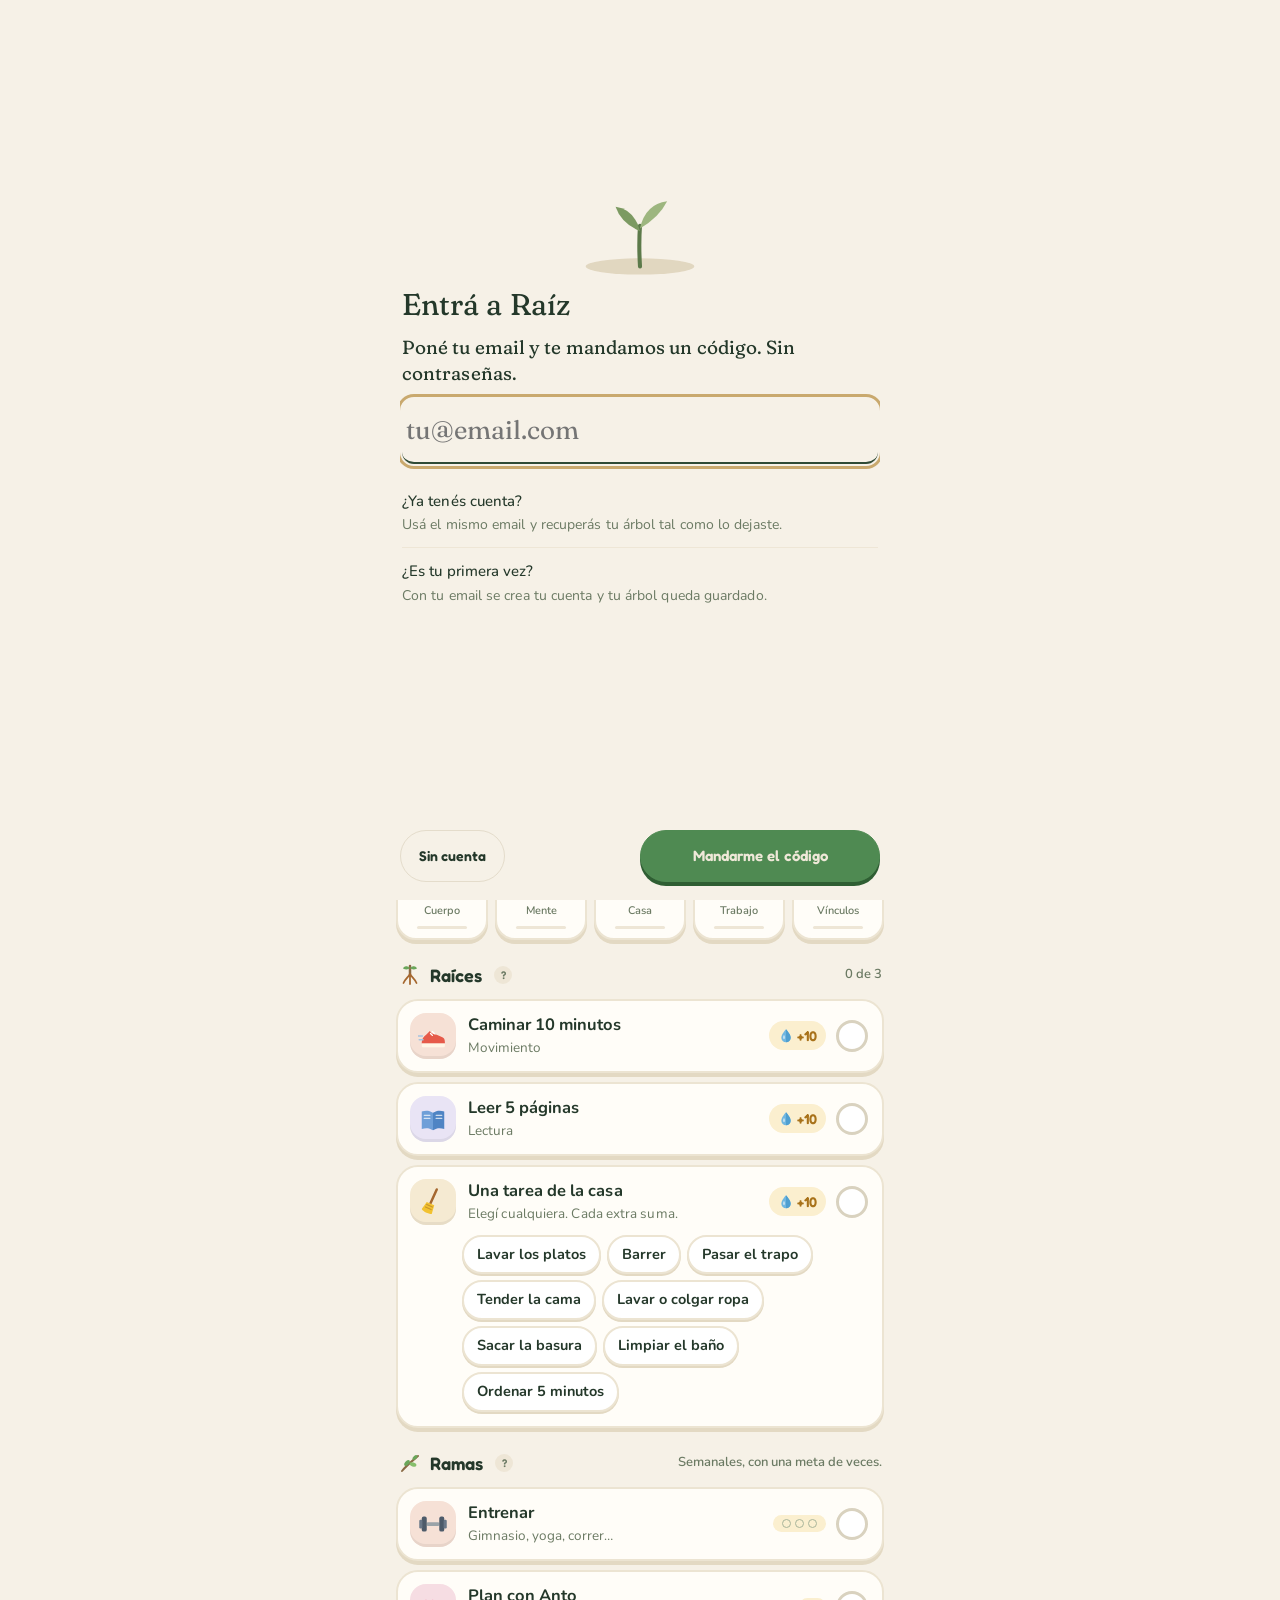
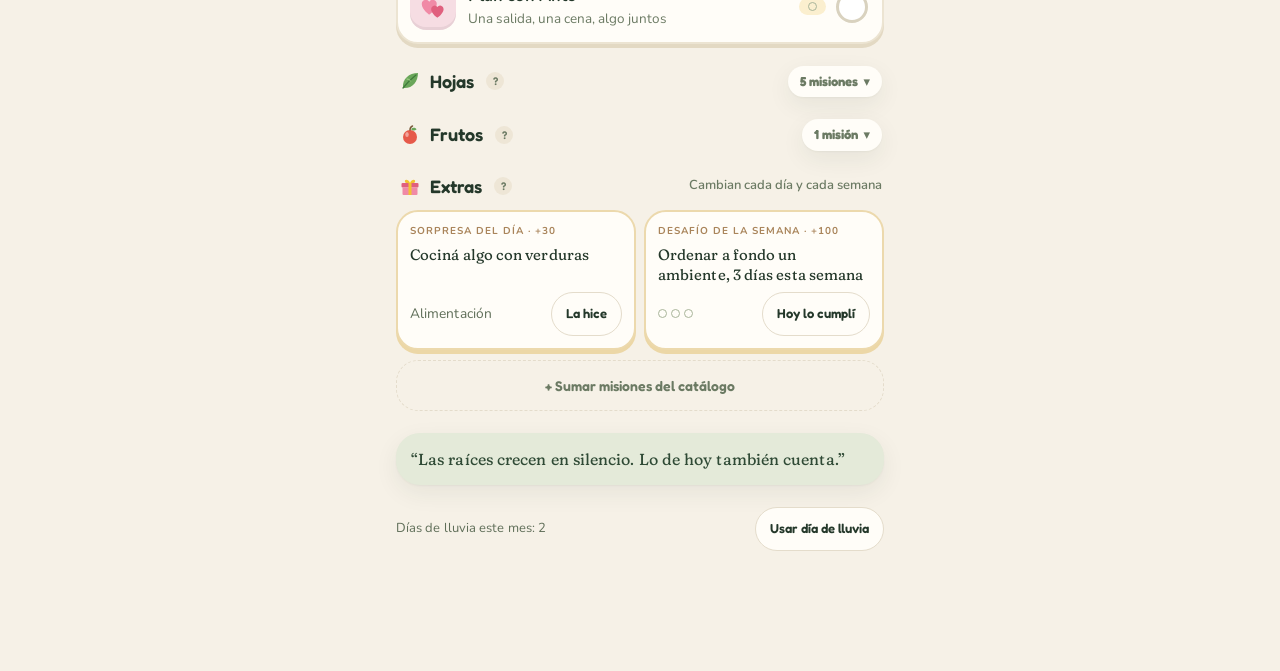
<file: index.html>
<!doctype html>
<html lang="es">
<head>
  <meta charset="utf-8">
  <meta name="viewport" content="width=device-width, initial-scale=1, viewport-fit=cover">
  <title>Raíz</title>
  <meta name="description" content="Tu vida es un árbol. Cada hábito le da savia.">
  <meta name="theme-color" content="#f6f1e7">
  <meta name="apple-mobile-web-app-capable" content="yes">
  <meta name="mobile-web-app-capable" content="yes">
  <meta name="apple-mobile-web-app-status-bar-style" content="default">
  <meta name="apple-mobile-web-app-title" content="Raíz">
  <link rel="manifest" href="manifest.webmanifest">
  <link rel="icon" href="icons/icon.svg" type="image/svg+xml">
  <link rel="apple-touch-icon" href="icons/icon-180.png">
  <link rel="preconnect" href="https://fonts.googleapis.com">
  <link rel="preconnect" href="https://fonts.gstatic.com" crossorigin>
  <link href="https://fonts.googleapis.com/css2?family=Fraunces:ital,opsz,wght,SOFT@0,9..144,400,100;0,9..144,600,100;1,9..144,400,100&family=Nunito:wght@400;500;600;700&family=Fredoka:wght@500;600;700&display=swap" rel="stylesheet">
  <script>
    // Tamaño de letra elegido en Ajustes (se aplica antes de pintar para que no salte).
    try { document.documentElement.dataset.letra = localStorage.getItem('raiz:letra') || 'normal'; } catch (e) {}
  </script>
  <link rel="stylesheet" href="styles.css">
</head>
<body>
  <main id="view"></main>

  <nav class="tabs" aria-label="Secciones">
    <button data-tab="hoy" class="on"><svg viewBox="0 0 24 24"><path d="M12 21V11M12 11c0-4 3-7 7-7 0 4-3 7-7 7zM12 14c0-3-2.5-5.5-6-5.5 0 3.5 2.5 5.5 6 5.5z"/></svg>Hoy</button>
    <button data-tab="arbol"><svg viewBox="0 0 24 24"><path d="M12 21v-6M7 15h10l-5-11z"/></svg>Árbol</button>
    <button data-tab="bosque"><svg viewBox="0 0 24 24"><path d="M7 20v-4M17 20v-6M7 16l-4 0 4-8 4 8zM17 14h-5l5-10 5 10z"/></svg>Bosque</button>
    <button data-tab="premios"><svg viewBox="0 0 24 24"><path d="M4 10h16v10H4zM2 6h20v4H2zM12 6v14M12 6C10 2 6 3 8 6M12 6c2-4 6-3 4 0"/></svg>Premios</button>
    <button data-tab="ajustes"><svg viewBox="0 0 24 24"><circle cx="12" cy="12" r="3"/><path d="M12 2v3M12 19v3M2 12h3M19 12h3M4.9 4.9l2.1 2.1M17 17l2.1 2.1M4.9 19.1L7 17M17 7l2.1-2.1"/></svg>Ajustes</button>
  </nav>

  <div id="toasts" aria-live="polite"></div>
  <dialog id="sheet"></dialog>

  <script src="js/defs.js"></script>
  <script src="js/data.js"></script>
  <script src="js/frases.js"></script>
  <script src="js/tree.js"></script>
  <script src="js/sonido.js"></script>
  <script src="js/catalogo.js"></script>
  <script src="js/progresion.js"></script>
  <script src="js/iconos.js"></script>
  <script src="js/diseno.js"></script>
  <script src="js/zoom.js"></script>
  <script src="js/arbolvivo.js"></script>
  <script src="js/bosque.js"></script>
  <script src="js/jardin.js"></script>
  <script src="js/juego.js"></script>
  <script src="js/app.js"></script>
  <script src="js/nube.js"></script>
  <script src="js/avisos.js"></script>
  <script src="js/intro.js"></script>
  <script src="js/instalar.js"></script>
</body>
</html>
</file>
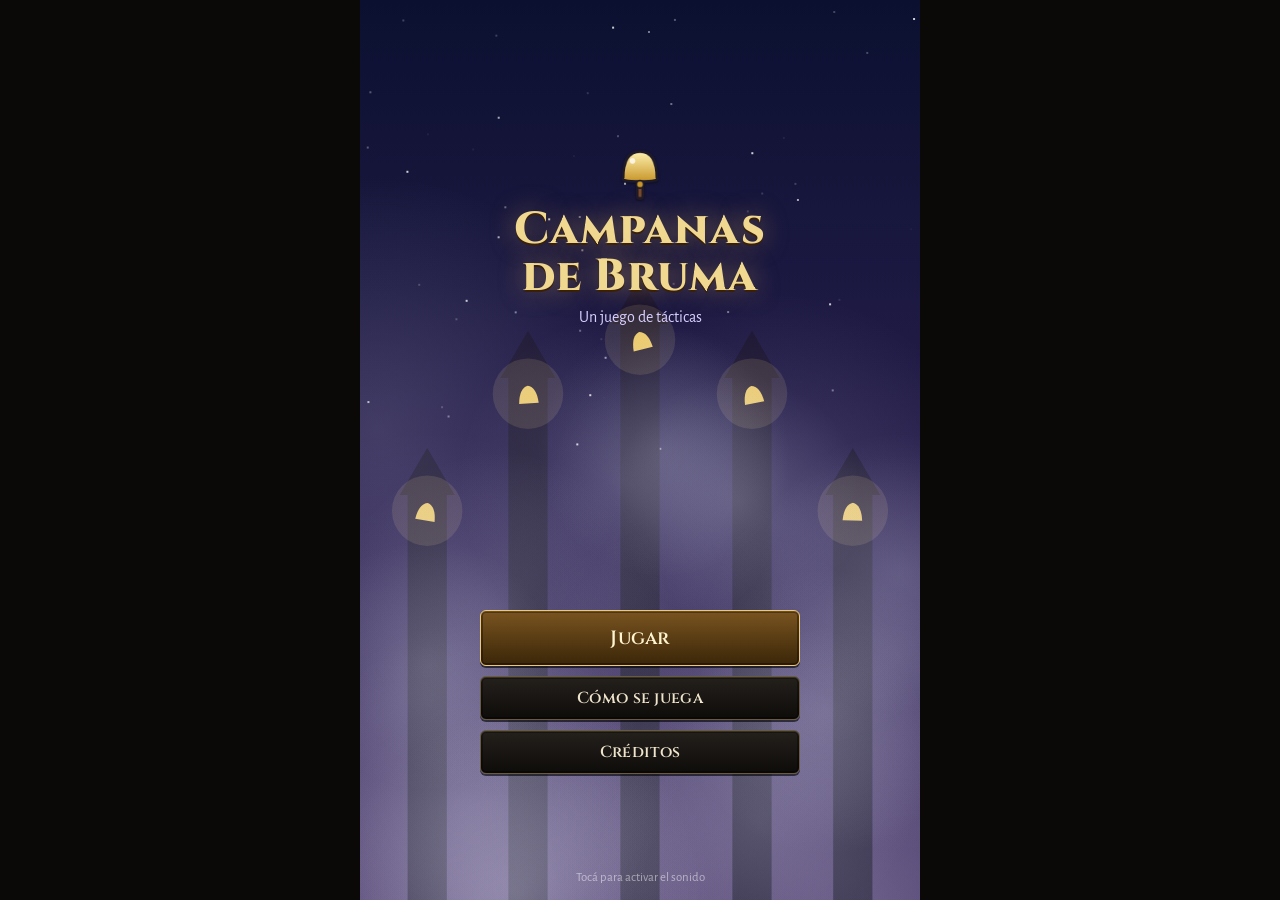
<file: juego/index.html>
<!doctype html>
<html lang="es">
<head>
  <meta charset="utf-8">
  <meta name="viewport" content="width=device-width, initial-scale=1, viewport-fit=cover, user-scalable=no">
  <title>Campanas de Bruma</title>
  <meta name="description" content="Juego de tácticas por turnos: clases, mascotas, gemas y una historia de campanas y olvido.">
  <meta name="theme-color" content="#141a3a">
  <meta name="apple-mobile-web-app-capable" content="yes">
  <meta name="mobile-web-app-capable" content="yes">
  <meta name="apple-mobile-web-app-status-bar-style" content="black-translucent">
  <meta name="apple-mobile-web-app-title" content="Campanas">
  <link rel="manifest" href="manifest.webmanifest">
  <link rel="icon" href="icono.png" type="image/png">
  <link rel="apple-touch-icon" href="icono.png">
  <link rel="preconnect" href="https://fonts.googleapis.com">
  <link rel="preconnect" href="https://fonts.gstatic.com" crossorigin>
  <link href="https://fonts.googleapis.com/css2?family=Cinzel:wght@500;600;700;800&family=Alegreya+Sans:wght@400;500;700;800&family=Fredoka:wght@500;600&family=Nunito:wght@600;800&display=swap" rel="stylesheet">
  <link rel="stylesheet" href="estilos.css">
</head>
<body>
  <main id="app"></main>
  <script src="js/datos.js"></script>
  <script src="js/historia.js"></script>
  <script src="js/mundo.js"></script>
  <script src="js/sprites.js"></script>
  <script src="js/iconos.js"></script>
  <script src="js/audio.js"></script>
  <script src="js/reglas.js"></script>
  <script src="js/acto2.js"></script>
  <script src="js/oficios.js"></script>
  <script src="js/maestria.js"></script>
  <script src="js/lpc_datos.js"></script>
  <script src="js/lpc.js"></script>
  <script src="js/acto3.js"></script>
  <script src="js/batalla.js"></script>
  <script src="js/pueblo.js"></script>
  <script src="js/menus.js"></script>
  <script src="js/interfaz.js"></script>
  <script src="js/torre.js"></script>
  <script src="js/extras.js"></script>
  <script src="js/main.js"></script>
</body>
</html>
</file>
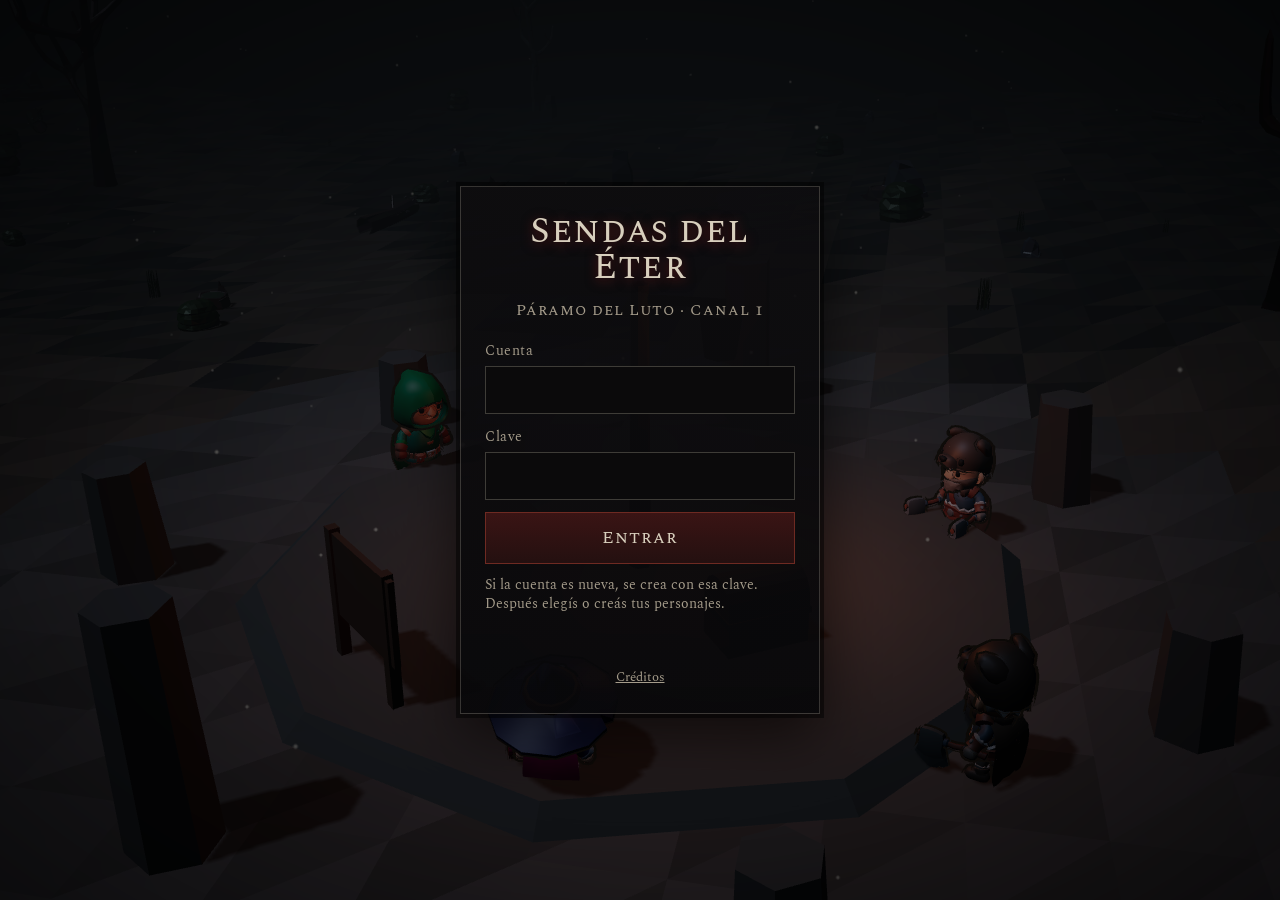
<file: mu/index.html>
<!doctype html>
<html lang="es">
<head>
  <meta charset="utf-8">
  <meta name="viewport" content="width=device-width, initial-scale=1, viewport-fit=cover, user-scalable=no">
  <title>Sendas del Éter</title>
  <meta name="description" content="Juego de acción online: armá grupo, cazá monstruos y subí de nivel en el Páramo del Luto.">
  <meta name="theme-color" content="#0b0c0f">
  <meta name="apple-mobile-web-app-capable" content="yes">
  <meta name="mobile-web-app-capable" content="yes">
  <meta name="apple-mobile-web-app-status-bar-style" content="black-translucent">
  <meta name="apple-mobile-web-app-title" content="Sendas">
  <link rel="manifest" href="manifest.webmanifest">
  <link rel="icon" href="icono.png" type="image/png">
  <link rel="apple-touch-icon" href="icono.png">
  <link rel="preconnect" href="https://fonts.googleapis.com">
  <link rel="preconnect" href="https://fonts.gstatic.com" crossorigin>
  <link href="https://fonts.googleapis.com/css2?family=Spectral+SC:wght@500;700&family=Spectral:ital,wght@0,400;0,600;0,700;1,400&display=swap" rel="stylesheet">
  <link rel="stylesheet" href="estilos.css">
  <script type="importmap">{ "imports": { "three": "./vendor/three/build/three.module.min.js", "three/addons/": "./vendor/three/examples/jsm/" } }</script>
</head>
<body>
  <canvas id="mundo"></canvas>
  <canvas id="textos"></canvas>
  <div id="hud" hidden></div>
  <div id="seleccion" hidden></div>
  <div id="entrada">
    <form id="form-entrar" autocomplete="on">
      <h1>Sendas del Éter</h1>
      <p class="sub">Páramo del Luto · Canal 1</p>
      <label>Cuenta<input id="nombre" name="username" autocomplete="username" maxlength="14" required></label>
      <label>Clave<input id="clave" name="password" type="password" autocomplete="current-password" maxlength="40" required></label>
      <button id="btn-entrar" type="submit">Entrar</button>
      <p class="nota">Si la cuenta es nueva, se crea con esa clave. Después elegís o creás tus personajes.</p>
      <p id="error-entrar" class="error" role="alert"></p>
      <p id="cargando" class="nota">Cargando el mundo…</p>
      <a class="creditos" href="CREDITOS.md" target="_blank" rel="noopener">Créditos</a>
    </form>
  </div>
  <script type="module" src="js/main.js"></script>
  <script>
    // Si al abrir llega una versión nueva del juego, se recarga sola una vez (solo en los primeros segundos, nunca en plena partida).
    if ('serviceWorker' in navigator && location.protocol === 'https:') {
      const habia = !!navigator.serviceWorker.controller, t0 = Date.now();
      navigator.serviceWorker.register('sw.js', { updateViaCache: 'none' }).then(r => r.update());
      navigator.serviceWorker.addEventListener('controllerchange', () => { if (habia && Date.now() - t0 < 20000 && !sessionStorage.getItem('sendas-recargo')) { sessionStorage.setItem('sendas-recargo', '1'); location.reload(); } });
    }
  </script>
</body>
</html>
</file>
<file: styles.css>
:root {
  --crema: #f6f1e7;
  --papel: #fffdf8;
  --linea: #e4dccb;
  --linea-suave: #eee6d6;
  --bosque: #1f3326;
  --bosque-2: #2f4a35;
  --bosque-3: #34503d;
  --hoja: #5c7a4a;
  --hoja-clara: #e4ead9;
  --tierra: #a9845a;
  --dorado: #c9a96e;
  --tinta: #24382a;
  --tinta-2: #6b7a63;
  --tinta-3: #8a9580;
  --crema-txt: #efe8d8;
  --crema-txt-2: #b9c4a8;
  --alerta: #a5502e;
  --serif: "Fraunces", Georgia, serif;
  --sans: "Inter", -apple-system, system-ui, sans-serif;
  --r: 18px;
  --safe-b: env(safe-area-inset-bottom, 0px);
  --safe-t: env(safe-area-inset-top, 0px);
}

* { box-sizing: border-box; }
html { -webkit-text-size-adjust: 100%; }
body {
  margin: 0;
  background: var(--crema);
  color: var(--tinta);
  font: 15px/1.45 var(--sans);
  -webkit-font-smoothing: antialiased;
  -webkit-tap-highlight-color: transparent;
}
main {
  max-width: 520px;
  margin: 0 auto;
  padding: calc(18px + var(--safe-t)) 16px calc(96px + var(--safe-b));
}
h1, h2, h3 { font-family: var(--serif); font-weight: 400; margin: 0; }
button { font: inherit; color: inherit; cursor: pointer; }
input, select, textarea { font: inherit; color: var(--tinta); }

.eyebrow { font-size: 11px; letter-spacing: .12em; text-transform: uppercase; color: var(--tinta-2); }
.muted { color: var(--tinta-2); }
.serif { font-family: var(--serif); }
.row { display: flex; align-items: center; gap: 10px; }
.between { justify-content: space-between; }
.stack > * + * { margin-top: 12px; }
.section { margin-top: 22px; }
.section > .eyebrow { margin: 0 2px 8px; display: flex; justify-content: space-between; }

.top { display: flex; justify-content: space-between; align-items: center; font-size: 12px; color: var(--tinta-2); }
.pill { background: var(--hoja-clara); color: var(--bosque-2); padding: 3px 10px; border-radius: 99px; font-size: 12px; white-space: nowrap; }
.pill.dark { background: var(--bosque); color: var(--crema-txt); }
.greet { font-family: var(--serif); font-size: 27px; line-height: 1.12; margin-top: 10px; }
.greet em { color: var(--hoja); }

.card { background: var(--papel); border: 1px solid var(--linea); border-radius: var(--r); padding: 14px; }
.card.dark { background: var(--bosque); border-color: var(--bosque); color: var(--crema-txt); }
.card.dark .muted, .card.dark .eyebrow { color: var(--crema-txt-2); }
.card.soft { background: var(--hoja-clara); border-color: transparent; color: var(--bosque-2); }
.card.warn { background: #f3e3d3; border-color: #e7cdb3; color: #6d3a1f; }

.hero { display: flex; gap: 12px; align-items: center; margin-top: 14px; }
.hero svg.tree { width: 108px; height: 120px; flex: none; }
.hero .lvl { font-size: 11px; letter-spacing: .12em; color: var(--dorado); text-transform: uppercase; }
.hero .num { font-family: var(--serif); font-size: 32px; line-height: 1.05; }
.hero .num small { font-size: 14px; color: var(--crema-txt-2); font-family: var(--sans); }
.bar { height: 6px; background: var(--bosque-3); border-radius: 3px; overflow: hidden; margin-top: 8px; }
.bar > i { display: block; height: 100%; background: var(--dorado); border-radius: 3px; transition: width .5s ease; }
.bar.light { background: var(--linea-suave); }
.bar.light > i { background: var(--hoja); }
.stats { display: flex; gap: 14px; margin-top: 10px; font-size: 12px; color: var(--crema-txt-2); }
.stats b { color: var(--crema-txt); font-weight: 500; }

.areas { display: grid; grid-template-columns: repeat(5, 1fr); gap: 6px; text-align: center; font-size: 10px; color: var(--tinta-2); margin-top: 12px; }
.areas b { display: block; font-family: var(--serif); font-size: 18px; font-weight: 400; color: var(--tinta); }

.list { background: var(--papel); border: 1px solid var(--linea); border-radius: 16px; overflow: hidden; }
.item { display: flex; align-items: center; gap: 12px; padding: 12px 14px; border-bottom: 1px solid var(--linea-suave); width: 100%; background: none; border-left: 0; border-right: 0; border-top: 0; text-align: left; }
.item:last-child { border-bottom: 0; }
.item .t { flex: 1; min-width: 0; }
.item .t small { display: block; font-size: 12px; color: var(--tinta-2); }
.item .xp { font-size: 12px; color: var(--tierra); white-space: nowrap; }
.item.done .t > span { color: var(--tinta-3); text-decoration: line-through; }
.item.done .xp { color: var(--hoja); }
.check { width: 24px; height: 24px; border-radius: 50%; border: 1.5px solid #a9b59a; flex: none; display: grid; place-items: center; transition: all .2s; }
.done .check { background: var(--bosque-2); border-color: var(--bosque-2); }
.done .check::after { content: ""; width: 10px; height: 6px; border: 2px solid #fff; border-top: 0; border-right: 0; transform: rotate(-45deg) translate(1px, -1px); }
.item.pop .check { animation: pop .35s ease; }
@keyframes pop { 50% { transform: scale(1.25); } }

.chips { display: flex; flex-wrap: wrap; gap: 6px; padding: 0 14px 12px 50px; margin-top: -4px; }
.chip { border: 1px solid var(--linea); background: var(--crema); border-radius: 99px; padding: 5px 11px; font-size: 13px; }
.chip.on { background: var(--bosque-2); border-color: var(--bosque-2); color: #fff; }
.weekly { display: flex; gap: 4px; }
.weekly i { width: 9px; height: 9px; border-radius: 50%; border: 1.5px solid #a9b59a; }
.weekly i.on { background: var(--hoja); border-color: var(--hoja); }

.quote { font-family: var(--serif); font-size: 16px; line-height: 1.38; }

.btn { border: 1px solid var(--linea); background: var(--papel); border-radius: 12px; padding: 10px 14px; font-size: 14px; }
.btn.primary { background: var(--bosque); border-color: var(--bosque); color: var(--crema-txt); }
.btn.ghost { background: transparent; }
.btn.small { padding: 6px 10px; font-size: 13px; border-radius: 10px; }
.btn.danger { color: var(--alerta); }
.btn:disabled { opacity: .45; }
.btns { display: flex; gap: 8px; flex-wrap: wrap; }

.tabs {
  position: fixed; left: 0; right: 0; bottom: 0; z-index: 10;
  display: flex; justify-content: center; gap: 4px;
  padding: 8px 12px calc(8px + var(--safe-b));
  background: rgba(246, 241, 231, .92);
  -webkit-backdrop-filter: blur(12px); backdrop-filter: blur(12px);
  border-top: 1px solid var(--linea);
}
.tabs button { flex: 1; max-width: 120px; background: none; border: 0; padding: 4px; font-size: 11px; color: var(--tinta-3); display: flex; flex-direction: column; align-items: center; gap: 3px; }
.tabs svg { width: 22px; height: 22px; fill: none; stroke: currentColor; stroke-width: 1.6; stroke-linecap: round; stroke-linejoin: round; }
.tabs button.on { color: var(--bosque-2); }

#toasts { position: fixed; left: 0; right: 0; top: calc(12px + var(--safe-t)); z-index: 60; display: flex; flex-direction: column; align-items: center; gap: 6px; pointer-events: none; }
.toast { background: var(--bosque); color: var(--crema-txt); padding: 9px 16px; border-radius: 99px; font-size: 13px; box-shadow: 0 6px 20px rgba(31, 51, 38, .25); animation: tin .3s ease, tout .3s ease 2.4s forwards; max-width: 90vw; }
.toast b { color: var(--dorado); font-weight: 500; }
@keyframes tin { from { opacity: 0; transform: translateY(-8px); } }
@keyframes tout { to { opacity: 0; transform: translateY(-8px); } }

dialog { border: 0; padding: 0; border-radius: 22px; width: min(480px, calc(100vw - 24px)); max-height: 86vh; background: var(--crema); color: var(--tinta); box-shadow: 0 20px 60px rgba(0, 0, 0, .25); }
dialog::backdrop { background: rgba(31, 51, 38, .45); }
.sheet { padding: 20px 18px; }
.sheet h2 { font-size: 22px; margin-bottom: 12px; }
.field { display: block; margin-top: 12px; font-size: 12px; color: var(--tinta-2); }
.field input, .field select, .field textarea { display: block; width: 100%; margin-top: 4px; padding: 10px 12px; border: 1px solid var(--linea); border-radius: 10px; background: var(--papel); font-size: 15px; }
.field textarea { min-height: 70px; resize: vertical; }
.sheet .btns { margin-top: 18px; justify-content: flex-end; }
.celebrate { text-align: center; padding: 28px 22px; }
.celebrate svg.tree { width: 150px; height: 170px; }
.celebrate h2 { font-size: 28px; margin-top: 8px; }

.tree-list .node { padding: 10px 14px; border-bottom: 1px solid var(--linea-suave); }
.tree-list .node:last-child { border-bottom: 0; }
.tree-list .node .bar { margin-top: 6px; }
.tree-list .lvl-tag { font-size: 12px; color: var(--tierra); }

.herbario { display: grid; grid-template-columns: repeat(auto-fill, minmax(96px, 1fr)); gap: 8px; }
.lamina { background: var(--papel); border: 1px solid var(--linea); border-radius: 14px; padding: 10px 8px; text-align: center; font-size: 12px; }
.lamina svg { width: 44px; height: 44px; }
.lamina b { display: block; font-family: var(--serif); font-weight: 400; font-size: 14px; margin-top: 4px; }
.lamina.locked { opacity: .45; }
.lamina.locked svg { filter: grayscale(1); }

.toggle { position: relative; width: 46px; height: 28px; flex: none; }
.toggle input { opacity: 0; width: 0; height: 0; }
.toggle span { position: absolute; inset: 0; background: var(--linea); border-radius: 99px; transition: .2s; }
.toggle span::after { content: ""; position: absolute; width: 22px; height: 22px; left: 3px; top: 3px; background: #fff; border-radius: 50%; transition: .2s; }
.toggle input:checked + span { background: var(--bosque-2); }
.toggle input:checked + span::after { transform: translateX(18px); }

.empty { text-align: center; padding: 18px; color: var(--tinta-2); font-size: 14px; }

/* ---------- Animaciones ---------- */
.tree .planta { transform-box: view-box; transform-origin: 60px 130px; animation: viento 7s ease-in-out infinite; }
@keyframes viento { 0%, 100% { transform: rotate(-1deg); } 50% { transform: rotate(1.2deg); } }
.tree .brote { transform-box: fill-box; transform-origin: center; }
.tree .brote.nuevo { animation: brotar .7s cubic-bezier(.3, 1.6, .5, 1) .55s both; }
@keyframes brotar { from { transform: scale(0); opacity: 0; } to { transform: scale(1); opacity: 1; } }

.hero, .arbol-card, .reporte, .celebrate { position: relative; overflow: hidden; }
.hoja-cae { position: absolute; top: -12px; width: 12px; height: 7px; border-radius: 0 100% 0 100%; background: var(--c, #9db67f); pointer-events: none; animation: caer var(--d, 5s) ease-in forwards; }
@keyframes caer {
  0% { transform: translate(0, 0) rotate(0); opacity: 0; }
  10% { opacity: 1; }
  30% { transform: translate(14px, calc(var(--h, 160px) * .3)) rotate(80deg); }
  60% { transform: translate(-10px, calc(var(--h, 160px) * .6)) rotate(200deg); }
  100% { transform: translate(8px, var(--h, 160px)) rotate(320deg); opacity: 0; }
}

.gota { position: fixed; z-index: 40; width: 12px; height: 12px; margin: -6px 0 0 -6px; border-radius: 50% 50% 50% 0; transform: rotate(-45deg); background: var(--dorado); box-shadow: 0 0 10px rgba(201, 169, 110, .8); pointer-events: none; }
.bar.pulso { animation: pulso .6s ease; }
@keyframes pulso { 40% { box-shadow: 0 0 0 3px rgba(201, 169, 110, .45); } }

.hero.brillo::before { content: ""; position: absolute; left: -20px; top: -20px; width: 170px; height: 170px; border-radius: 50%; background: radial-gradient(circle, rgba(232, 205, 140, .55), rgba(232, 205, 140, 0) 65%); animation: brillo 1.8s ease-out forwards; pointer-events: none; }
@keyframes brillo { from { opacity: 0; transform: scale(.6); } 30% { opacity: 1; } to { opacity: 0; transform: scale(1.2); } }
.chispa { position: absolute; width: 6px; height: 6px; pointer-events: none; background: #f3e1b0; clip-path: polygon(50% 0, 62% 38%, 100% 50%, 62% 62%, 50% 100%, 38% 62%, 0 50%, 38% 38%); animation: chispa 1.4s ease-out forwards; }
@keyframes chispa { 0% { transform: scale(0) rotate(0); opacity: 0; } 30% { transform: scale(1.6) rotate(45deg); opacity: 1; } 100% { transform: translateY(-24px) scale(.4) rotate(120deg); opacity: 0; } }

.celebrate .viejo, .celebrate .nuevo-arbol { display: block; margin: 0 auto; }
.celebrate .escena { position: relative; width: 150px; height: 170px; margin: 0 auto; }
.celebrate .escena svg { position: absolute; inset: 0; }
.celebrate .viejo { animation: marchitar .8s ease-in .3s forwards; }
.celebrate .nuevo-arbol { transform-origin: 50% 93%; animation: crecer 1.3s cubic-bezier(.25, 1.3, .5, 1) .8s both; }
.celebrate .solo { transform-origin: 50% 93%; animation: latido 1.2s ease .3s; }
@keyframes marchitar { to { opacity: 0; transform: scale(.85); } }
@keyframes crecer { from { opacity: 0; transform: scale(.25, .1); } 40% { opacity: 1; } to { opacity: 1; transform: scale(1); } }
@keyframes latido { 40% { transform: scale(1.08); } 70% { transform: scale(.98); } }
.celebrate h2, .celebrate .eyebrow, .celebrate p, .celebrate .btns { animation: subir .6s ease both; }
.celebrate .eyebrow { animation-delay: 1.3s; }
.celebrate h2 { animation-delay: 1.45s; }
.celebrate p { animation-delay: 1.65s; }
.celebrate .btns { animation-delay: 1.9s; }
@keyframes subir { from { opacity: 0; transform: translateY(10px); } }
dialog[open] { animation: aparecer .3s ease; }
@keyframes aparecer { from { opacity: 0; transform: translateY(16px) scale(.98); } }

main.entrar { animation: entrar .32s ease; }
@keyframes entrar { from { opacity: 0; transform: translateY(8px); } }
.chip { transition: background .2s, color .2s, border-color .2s, transform .15s; }
.chip:active, .item:active .check, .btn:active { transform: scale(.95); }
.chip.pop { animation: pop .35s ease; }

@media (prefers-reduced-motion: reduce) {
  *, *::before, *::after { animation: none !important; transition: none !important; }
}
.celebrate .hoja-cae { width: 15px; height: 9px; }

/* ---------- Introducción ---------- */
body.con-intro { overflow: hidden; }
body.con-intro .tabs { display: none; }
.intro { position: fixed; inset: 0; z-index: 50; background: var(--crema); display: flex; flex-direction: column; padding: calc(18px + var(--safe-t)) 20px calc(18px + var(--safe-b)); max-width: 520px; margin: 0 auto; animation: entrar .4s ease; }
.intro.saliendo { animation: irse .45s ease forwards; }
@keyframes irse { to { opacity: 0; transform: scale(1.03); } }
.intro-top { display: flex; justify-content: space-between; align-items: center; min-height: 34px; }
.intro-puntos { display: flex; gap: 6px; }
.intro-puntos i { width: 7px; height: 7px; border-radius: 50%; background: var(--linea); transition: .3s; }
.intro-puntos i.on { background: var(--bosque-2); width: 18px; border-radius: 4px; }
.intro-paso { flex: 1; overflow-y: auto; padding: 8px 2px 16px; animation: entrar .35s ease; -webkit-overflow-scrolling: touch; }
.intro-pie { display: flex; justify-content: space-between; gap: 10px; padding-top: 10px; }
.intro-pie .btn.primary { flex: 1; max-width: 240px; padding: 14px; font-size: 15px; }
.intro-arte { display: flex; justify-content: center; margin: 30px 0 6px; }
.intro-arte svg.tree { width: 170px; height: 190px; }
.intro-arte.plantando svg { animation: plantar 1.1s ease forwards; }
@keyframes plantar { 30% { transform: translateY(-10px) scale(1.05); } 100% { transform: translateY(8px) scale(.9); opacity: .6; } }
.intro-titulo { font-family: var(--serif); font-size: 30px; line-height: 1.12; margin: 8px 0 12px; }
.intro .eyebrow { margin-top: 18px; }
.intro-texto { font-family: var(--serif); font-size: 19px; line-height: 1.4; margin: 0 0 12px; color: var(--tinta); }
.intro-chico { font-size: 14px; color: var(--tinta-2); margin-top: 14px; }
.intro-lista > div { display: flex; gap: 14px; align-items: flex-start; padding: 12px 0; border-bottom: 1px solid var(--linea-suave); font-size: 14px; color: var(--tinta-2); }
.intro-lista > div:last-child { border-bottom: 0; }
.intro-lista b { display: block; color: var(--tinta); font-weight: 500; font-size: 15px; margin-bottom: 2px; }
.intro-ico { width: 34px; height: 34px; flex: none; padding: 7px; border-radius: 10px; background: var(--hoja-clara); fill: none; stroke: var(--bosque-2); stroke-width: 1.7; stroke-linecap: round; stroke-linejoin: round; }
.intro-etapas { display: grid; grid-template-columns: repeat(5, 1fr); gap: 4px; margin: 18px 0 6px; text-align: center; }
.intro-etapas svg.tree { width: 100%; height: auto; }
.intro-etapas small { display: block; font-size: 11px; color: var(--tinta-2); }
.intro-input { width: 100%; font-family: var(--serif); font-size: 26px; padding: 12px 4px; border: 0; border-bottom: 2px solid var(--linea); background: transparent; outline: none; }
.intro-input:focus { border-color: var(--bosque-2); }
.intro-especies { display: grid; grid-template-columns: repeat(3, 1fr); gap: 8px; margin-top: 6px; }
.esp { background: var(--papel); border: 1.5px solid var(--linea); border-radius: 16px; padding: 8px 4px 10px; display: flex; flex-direction: column; align-items: center; transition: border-color .2s, transform .15s; }
.esp svg.tree { width: 74px; height: 86px; }
.esp b { font-family: var(--serif); font-weight: 400; font-size: 15px; }
.esp small { font-size: 11px; color: var(--tinta-2); text-align: center; line-height: 1.2; margin-top: 2px; }
.esp.on { border-color: var(--bosque-2); background: var(--hoja-clara); }
.esp:active { transform: scale(.96); }
.intro-esp-texto { font-family: var(--serif); font-size: 16px; color: var(--tinta); text-align: center; min-height: 44px; }
.intro-raices { background: var(--papel); border: 1px solid var(--linea); border-radius: 16px; overflow: hidden; }

.hero svg.tree, .arbol-card svg.tree { cursor: pointer; }
.tree.sacudir .planta { animation: sacudir .6s ease; }
@keyframes sacudir { 20% { transform: rotate(-4deg); } 45% { transform: rotate(3.5deg); } 70% { transform: rotate(-2deg); } 100% { transform: rotate(0); } }
.intro-raices .item.done .t > span { text-decoration: none; color: var(--tinta); }

/* ---------- Ingreso ---------- */
.intro-error { color: var(--alerta); font-size: 14px; min-height: 20px; margin: 8px 0 0; }
.intro-input.codigo { letter-spacing: .5em; text-align: center; font-family: var(--sans); font-size: 30px; }

/* ---------- Progresión ---------- */
.card.subir { background: #fbf3e0; border-color: #ecd9ad; color: #5b4520; }
.card.subir .muted, .card.subir .eyebrow { color: #8a6d3a; }
.libre { display: block; width: 100%; margin-top: 8px; padding: 11px 14px; border: 1.5px dashed #c9b98f; border-radius: 14px; background: transparent; color: var(--tierra); font-size: 14px; text-align: left; }
.extras { display: grid; grid-template-columns: 1fr 1fr; gap: 8px; }
@media (max-width: 380px) { .extras { grid-template-columns: 1fr; } }
.card.extra { padding: 12px; display: flex; flex-direction: column; gap: 6px; border-color: #ecd9ad; }
.card.extra .quote { font-size: 15px; margin: 0; flex: 1; }
.card.extra .eyebrow { color: var(--tierra); font-size: 10px; }
.card.extra.hecho { background: var(--hoja-clara); border-color: transparent; }
.catalogo-btn { width: 100%; margin-top: 10px; }
.cat-sheet .filtro { padding: 0; margin: 4px 0 6px; }
.cat-grupo { font-size: 12px; margin: 14px 2px 6px; }
.item.bloq { opacity: .5; }
.item:disabled { cursor: default; }
.cat-sheet .item.done .t > span { text-decoration: none; color: var(--tinta-2); }
.eleccion { display: flex; gap: 12px; align-items: center; width: 100%; text-align: left; margin-top: 12px; padding: 12px; background: var(--papel); border: 1.5px solid var(--linea); border-radius: 18px; }
.eleccion:active { border-color: var(--bosque-2); transform: scale(.98); }
.eleccion svg.tree { width: 64px; height: 74px; flex: none; }
.eleccion small { display: block; font-size: 11px; letter-spacing: .1em; text-transform: uppercase; color: var(--tinta-2); }
.eleccion b { display: block; font-family: var(--serif); font-weight: 400; font-size: 18px; }
.eleccion span span { font-size: 13px; color: var(--tinta-2); }
.instalar-icono { width: 96px; height: 96px; border-radius: 22px; box-shadow: 0 10px 30px rgba(31, 51, 38, .25); }

/* =========================================================
   Renovación visual 0.8: más redondo, más profundo, más vivo
   ========================================================= */
:root {
  --r: 24px;
  --sombra: 0 1px 2px rgba(31, 51, 38, .04), 0 8px 24px rgba(31, 51, 38, .07);
  --sombra-alta: 0 2px 6px rgba(31, 51, 38, .06), 0 16px 40px rgba(31, 51, 38, .14);
}
main { padding-bottom: calc(120px + var(--safe-b)); }
.card { border-radius: var(--r); box-shadow: var(--sombra); }
.card.dark { box-shadow: 0 12px 34px rgba(31, 51, 38, .28); }
.list { border-radius: 22px; box-shadow: var(--sombra); }
.btn { border-radius: 999px; padding: 10px 18px; transition: transform .15s, background .2s; }
.btn.small { border-radius: 999px; padding: 7px 14px; }
.btn.primary { box-shadow: 0 6px 16px rgba(31, 51, 38, .22); }
.chip { padding: 7px 13px; }
.ico { width: 20px; height: 20px; fill: none; stroke: currentColor; stroke-width: 1.8; stroke-linecap: round; stroke-linejoin: round; flex: none; }

/* Burbujas de color por rama */
.burbuja { width: 40px; height: 40px; border-radius: 14px; display: grid; place-items: center; background: var(--bg); color: var(--fg); flex: none; }
.burbuja.grande { width: 52px; height: 52px; border-radius: 18px; }
.burbuja.grande .ico { width: 26px; height: 26px; }

/* Encabezado */
.pill.racha { display: inline-flex; align-items: center; gap: 4px; border: 0; background: #fbe9d7; color: #a2502a; font-weight: 500; padding: 5px 12px; }
.pill.racha .ico { width: 15px; height: 15px; }
.saludo { display: flex; justify-content: space-between; align-items: center; gap: 12px; }
.anillo { position: relative; width: 66px; height: 66px; flex: none; border: 0; background: none; padding: 0; margin-top: 8px; }
.anillo svg { width: 100%; height: 100%; transform: rotate(-90deg); }
.anillo circle { fill: none; stroke-width: 6; stroke-linecap: round; }
.anillo .fondo { stroke: var(--linea); }
.anillo .frente { stroke: var(--hoja); transition: stroke-dashoffset .8s cubic-bezier(.3, 1.3, .5, 1); }
.anillo.lleno .frente { stroke: var(--dorado); }
.anillo span { position: absolute; inset: 0; display: flex; flex-direction: column; align-items: center; justify-content: center; line-height: 1; }
.anillo b { font-family: var(--serif); font-weight: 400; font-size: 17px; }
.anillo small { font-size: 9px; color: var(--tinta-2); margin-top: 2px; text-transform: uppercase; letter-spacing: .08em; }

/* Héroe */
.hero { border-radius: 30px; padding: 16px 18px 16px 10px; }
.hero svg.tree { width: 120px; height: 134px; }
.hero::after { content: ""; position: absolute; left: -30px; top: -30px; width: 190px; height: 190px; border-radius: 50%; background: radial-gradient(circle, rgba(157, 182, 127, .18), transparent 65%); pointer-events: none; }
.hero .lvl { border: 0; background: none; padding: 0; color: var(--dorado); font-size: 11px; letter-spacing: .12em; text-transform: uppercase; display: inline-flex; align-items: center; gap: 6px; }
.q-mini { display: inline-grid; place-items: center; width: 15px; height: 15px; border-radius: 50%; background: rgba(201, 169, 110, .2); font-size: 10px; letter-spacing: 0; }
.stats { gap: 8px; margin-top: 12px; }
.stat { display: inline-flex; align-items: center; gap: 5px; border: 0; background: rgba(239, 232, 216, .1); color: var(--crema-txt-2); padding: 5px 11px 5px 9px; border-radius: 999px; font-size: 13px; }
.stat .ico { width: 15px; height: 15px; }
.stat b { color: var(--crema-txt); font-weight: 500; }
.stat:active { transform: scale(.95); }

/* Botón de ayuda */
.q { display: inline-grid; place-items: center; width: 18px; height: 18px; margin-left: 4px; border-radius: 50%; border: 0; background: var(--linea-suave); color: var(--tinta-2); font-size: 11px; font-weight: 600; vertical-align: 1px; letter-spacing: 0; padding: 0; }
.q:active { background: var(--hoja-clara); }
.section > .eyebrow { align-items: center; }

/* Consejo del día */
.consejo { display: flex; gap: 12px; align-items: center; margin-top: 14px; padding: 12px 10px 12px 12px; background: var(--papel); border: 1px solid #ecd9ad; border-radius: 20px; box-shadow: var(--sombra); animation: entrar .4s ease; }
.consejo .t { flex: 1; font-size: 14px; line-height: 1.35; }
.consejo small { display: block; font-size: 11px; color: var(--tierra); letter-spacing: .06em; text-transform: uppercase; margin-bottom: 2px; }
.consejo-btns { display: flex; flex-direction: column; gap: 2px; }
.consejo-btns .btn { padding: 4px 9px; }

/* Ramas */
.ramas { display: grid; grid-template-columns: repeat(5, 1fr); gap: 7px; }
.rama-card { display: flex; flex-direction: column; align-items: center; gap: 3px; padding: 10px 2px 9px; border: 0; border-radius: 20px; background: var(--papel); box-shadow: var(--sombra); transition: transform .15s; }
.rama-card:active { transform: scale(.94); }
.rama-card .burbuja { width: 34px; height: 34px; border-radius: 12px; }
.rama-card .burbuja .ico { width: 17px; height: 17px; }
.rama-card b { font-family: var(--serif); font-weight: 400; font-size: 18px; line-height: 1.1; margin-top: 2px; }
.rama-card small { font-size: 10px; color: var(--tinta-2); }
.rama-card .mini { display: block; width: 60%; height: 3px; border-radius: 2px; background: var(--linea-suave); overflow: hidden; margin-top: 3px; }
.rama-card .mini i { display: block; height: 100%; background: var(--fg); border-radius: 2px; }

/* Misiones como tarjetas */
.misiones { display: flex; flex-direction: column; gap: 9px; }
.mision { display: flex; flex-direction: column; width: 100%; padding: 0; border: 0; text-align: left; background: var(--papel); border-radius: 22px; box-shadow: var(--sombra); transition: transform .15s, background .3s, box-shadow .3s; overflow: hidden; }
button.mision, .mision .m-fila { display: flex; flex-direction: row; align-items: center; gap: 12px; padding: 12px 14px 12px 12px; }
.mision.con-opciones { padding: 0; }
.mision:active { transform: scale(.985); }
.mision .t { flex: 1; min-width: 0; }
.mision .t > span { font-size: 15px; transition: color .3s; }
.mision .t small { display: block; font-size: 12px; color: var(--tinta-2); margin-top: 1px; }
.m-der { display: flex; align-items: center; gap: 10px; }
.mision .xp { font-size: 12px; color: var(--tierra); white-space: nowrap; }
.mision .check { width: 28px; height: 28px; border-width: 2px; border-color: #c9cfbd; }
.mision.done { background: linear-gradient(0deg, var(--bg), var(--bg)) padding-box; background: color-mix(in srgb, var(--bg) 55%, var(--papel)); box-shadow: none; }
.mision.done .t > span { color: var(--tinta-2); text-decoration: line-through; text-decoration-color: rgba(36, 56, 42, .35); }
.mision.done .check { background: var(--fg); border-color: var(--fg); }
.mision.done .xp { color: var(--fg); }
.mision.pop .check { animation: pop .4s cubic-bezier(.3, 1.6, .5, 1); }
.mision .chips { padding: 0 14px 14px 64px; margin-top: -2px; }
.mision .chip { background: var(--crema); }
.mision .chip.on { background: var(--fg); border-color: var(--fg); }
.libre { border-radius: 22px; padding: 14px 16px; margin-top: 9px; }

/* Extras */
.card.extra { border-radius: 22px; }
.catalogo-btn { border-radius: 22px; padding: 14px; border: 1.5px dashed var(--linea); background: transparent; color: var(--tinta-2); box-shadow: none; }

/* Barra de abajo flotante */
.tabs { left: 12px; right: 12px; bottom: calc(10px + var(--safe-b)); max-width: 460px; margin: 0 auto; padding: 6px; border: 1px solid var(--linea); border-radius: 28px; box-shadow: var(--sombra-alta); background: rgba(255, 253, 248, .9); }
.tabs button { padding: 7px 4px; border-radius: 22px; transition: background .25s, color .25s; }
.tabs button.on { background: var(--hoja-clara); color: var(--bosque-2); }

/* Ventanas que suben desde abajo */
dialog { margin: auto auto 0; width: 100%; max-width: 560px; max-height: 90vh; border-radius: 30px 30px 0 0; padding-bottom: var(--safe-b); box-shadow: 0 -10px 40px rgba(31, 51, 38, .2); }
dialog[open] { animation: subirHoja .38s cubic-bezier(.2, .9, .3, 1); }
@keyframes subirHoja { from { transform: translateY(100%); } }
dialog::backdrop { background: rgba(31, 51, 38, .4); -webkit-backdrop-filter: blur(3px); backdrop-filter: blur(3px); }
.sheet { padding: 12px 20px 22px; }
.sheet::before, .celebrate::before { content: ""; display: block; width: 42px; height: 5px; border-radius: 3px; background: var(--linea); margin: 0 auto 16px; }
.celebrate::before { position: relative; z-index: 1; margin-top: -12px; margin-bottom: 14px; }
.field input, .field select, .field textarea { border-radius: 14px; }

/* Ayuda */
.ayuda h2 { margin-top: 12px; }
.ayuda .quote { font-size: 18px; margin: 0 0 8px; }
.ayuda ul { padding: 0; margin: 0; list-style: none; }
.ayuda li { position: relative; padding: 10px 0 10px 22px; border-bottom: 1px solid var(--linea-suave); font-size: 14px; color: var(--tinta-2); }
.ayuda li:last-child { border-bottom: 0; }
.ayuda li::before { content: ""; position: absolute; left: 4px; top: 17px; width: 7px; height: 7px; border-radius: 50%; background: var(--hoja); }

/* Detalle de rama */
.rama-sheet .rama-bar { margin-top: 16px; height: 8px; }
.rama-sheet .rama-bar > i { background: var(--fg); }
.rama-sheet .row { gap: 14px; }

/* Introducción y listas varias */
.intro .btn.primary { border-radius: 999px; }
.intro-raices, .esp { border-radius: 22px; }
.lamina { border-radius: 20px; box-shadow: var(--sombra); border-color: transparent; }
.eleccion { border-radius: 24px; box-shadow: var(--sombra); }
.hora { border: 1px solid var(--linea); border-radius: 12px; padding: 6px 10px; background: var(--crema); font-size: 15px; }

/* ---------- Árbol vivo y Bosque ---------- */
.bosque-top { display: flex; justify-content: space-between; align-items: center; gap: 10px; }
.arbol-vivo-marco, .mundo-marco { position: relative; padding: 0; overflow: hidden; border-radius: 28px; background: linear-gradient(#eef2e3, #f6f1e7); box-shadow: var(--sombra); }
.mundo-marco { background: #dfe7cf; }
svg.arbol-vivo, svg.mundo { display: block; width: 100%; height: 62vh; max-height: 560px; min-height: 380px; touch-action: none; cursor: grab; user-select: none; -webkit-user-select: none; }
svg.arbol-vivo:active, svg.mundo:active { cursor: grabbing; }
.mundo-botones { position: absolute; right: 10px; top: 10px; display: flex; flex-direction: column; gap: 6px; align-items: flex-end; }
.mundo-botones .btn { background: rgba(255, 253, 248, .92); box-shadow: var(--sombra); min-width: 40px; min-height: 40px; font-size: 15px; }
.arbol-pista { position: absolute; left: 12px; bottom: 10px; right: 70px; font-size: 13px; color: var(--tinta-2); background: rgba(255, 253, 248, .85); padding: 6px 10px; border-radius: 12px; }
.arbol-vivo .rama { cursor: pointer; transition: opacity .35s; }
.arbol-vivo .rama.apagada { opacity: .25; }
.arbol-vivo .t-tronco { font-family: var(--serif); font-size: 18px; fill: #efe8d8; }
.arbol-vivo .t-rama { font-family: var(--sans); font-weight: 700; font-size: 15px; }
.arbol-vivo .t-rama-g { cursor: pointer; }
.arbol-vivo .t-ramita, .arbol-vivo .t-mini { font-family: var(--sans); fill: var(--tinta); paint-order: stroke; stroke: rgba(246, 241, 231, .9); stroke-width: 3px; opacity: 0; transition: opacity .3s; }
.arbol-vivo .t-ramita { font-size: 11px; font-weight: 600; }
.arbol-vivo .t-mini { font-size: 8px; }
.arbol-vivo.cerca .t-ramita, .arbol-vivo.cerca .t-mini { opacity: 1; }
.rama-elegida .row { gap: 12px; }
.resumen { display: grid; grid-template-columns: repeat(3, 1fr); gap: 8px; }
.resumen > div { background: var(--papel); border-radius: 20px; padding: 12px; text-align: center; box-shadow: var(--sombra); }
.resumen b { display: block; font-family: var(--serif); font-weight: 400; font-size: 24px; }
.resumen small { font-size: 12px; color: var(--tinta-2); }
.jardin { cursor: pointer; }
.jardin text { font-family: var(--sans); font-weight: 600; }
.card.unirse { display: flex; gap: 12px; align-items: center; }
.unirse-arte svg { width: 120px; height: 138px; display: block; }
.campo { width: 100%; padding: 11px 14px; border: 1px solid var(--linea); border-radius: 14px; background: var(--crema); font-size: 16px; }
.visita-datos { display: flex; flex-wrap: wrap; gap: 6px; margin-top: 10px; }
.visita-datos span { display: inline-flex; align-items: center; gap: 5px; background: var(--hoja-clara); color: var(--bosque-2); padding: 5px 11px; border-radius: 999px; font-size: 13px; }
.visita-datos .ico { width: 15px; height: 15px; }
.puesto { width: 28px; height: 28px; border-radius: 50%; background: var(--hoja-clara); display: grid; place-items: center; font-weight: 600; font-size: 13px; color: var(--bosque-2); flex: none; }
.link { background: none; border: 0; padding: 0; color: var(--tierra); text-decoration: underline; font-size: inherit; }
@media (max-width: 380px) { .card.unirse { flex-direction: column; } }

/* ---------- Tipografía y accesibilidad ---------- */
:root { --sans: "Nunito", -apple-system, system-ui, sans-serif; }
body { font-size: 16.5px; line-height: 1.5; letter-spacing: .005em; }
h1, h2, h3, .greet, .quote, .serif, .intro-titulo, .intro-texto, .num, .anillo b, .rama-card b, .resumen b, .lamina b, .esp b, .eleccion b, .arbol-vivo .t-tronco { font-variation-settings: "SOFT" 100; }
.greet { font-size: 29px; line-height: 1.12; }
.eyebrow { font-size: 12px; font-weight: 700; letter-spacing: .1em; }
.mision .t > span { font-size: 16.5px; font-weight: 600; }
.mision .t small, .item .t small { font-size: 13.5px; }
.mision .xp, .item .xp { font-size: 13.5px; font-weight: 600; }
.item .t > span { font-size: 16px; }
.muted { color: #5f6e58; }
.chip { font-size: 14.5px; font-weight: 600; }
.btn { font-weight: 600; }
.tabs button { font-size: 12px; font-weight: 600; }
.pill { font-weight: 600; }
.rama-card small, .anillo small { font-size: 11px; font-weight: 600; }
.consejo .t { font-size: 15px; }
.toast { font-size: 14.5px; font-weight: 500; }
:focus-visible { outline: 3px solid #c9a96e; outline-offset: 2px; border-radius: 12px; }
.mision, .item, .btn, .chip, .rama-card, .tabs button { min-height: 44px; }
.chip { min-height: 38px; }

/* Botón para plegar Hojas y Frutos */
.plegar { border: 0; background: var(--papel); color: var(--tinta-2); font-size: 13px; font-weight: 700; letter-spacing: 0; text-transform: none; padding: 6px 12px; border-radius: 999px; box-shadow: var(--sombra); }
.plegar .flecha { margin-left: 2px; }

/* Selector de tamaño de letra */
.segmentos { display: inline-flex; background: var(--linea-suave); border-radius: 999px; padding: 3px; }
.segmentos button { border: 0; background: transparent; padding: 6px 12px; border-radius: 999px; font-weight: 700; color: var(--tinta-2); min-height: 36px; }
.segmentos button.on { background: var(--papel); color: var(--bosque-2); box-shadow: var(--sombra); }
.segmentos button:nth-child(2) { font-size: 17px; }
.segmentos button:nth-child(3) { font-size: 19px; }

/* Tamaños de letra: agranda toda la interfaz de forma pareja */
html[data-letra="grande"] main, html[data-letra="grande"] dialog, html[data-letra="grande"] .intro { zoom: 1.12; }
html[data-letra="enorme"] main, html[data-letra="enorme"] dialog, html[data-letra="enorme"] .intro { zoom: 1.25; }

/* ---------- Editor del jardín ---------- */
.intro.editor { padding-left: 14px; padding-right: 14px; background: linear-gradient(#eef2e3, var(--crema)); }
.editor-top { display: flex; justify-content: space-between; align-items: center; }
.editor-top b { font-size: 22px; font-weight: 400; }
.monedas { display: inline-flex; align-items: center; gap: 5px; background: #fbe9c8; color: #8a5a1a; font-weight: 700; padding: 6px 12px; border-radius: 999px; }
.monedas .ico { width: 16px; height: 16px; }
.editor-escena svg { display: block; width: 100%; max-height: 42vh; margin: 6px auto 0; }
.editor .lugar circle { fill: rgba(255, 253, 248, .35); stroke: rgba(47, 74, 53, .35); stroke-width: 1.4; stroke-dasharray: 3 3; cursor: pointer; transition: fill .2s; }
.editor .lugar.ocupado circle { fill: transparent; stroke: transparent; }
.editor .lugar.listo circle { stroke: #c9a96e; stroke-width: 2; animation: latidoLugar 1.2s ease-in-out infinite; transform-box: fill-box; transform-origin: center; }
.editor .lugar.listo.ocupado circle { fill: rgba(201, 169, 110, .15); }
@keyframes latidoLugar { 50% { transform: scale(1.12); } }
.editor-pista { text-align: center; font-size: 14px; color: var(--tinta-2); margin: 4px 0 10px; min-height: 40px; }
.editor-tabs { display: flex; gap: 6px; justify-content: center; margin-bottom: 10px; }
.editor-tabs button { border: 0; background: var(--papel); padding: 8px 16px; border-radius: 999px; font-weight: 700; color: var(--tinta-2); box-shadow: var(--sombra); }
.editor-tabs button.on { background: var(--bosque-2); color: #fff; }
.tienda { flex: 1; overflow-y: auto; display: grid; grid-template-columns: repeat(auto-fill, minmax(96px, 1fr)); gap: 8px; padding-bottom: 12px; align-content: start; }
.item-tienda { display: flex; flex-direction: column; align-items: center; gap: 2px; padding: 10px 6px; background: var(--papel); border: 2px solid transparent; border-radius: 20px; box-shadow: var(--sombra); }
.item-tienda svg { width: 48px; height: 48px; }
.item-tienda b { font-size: 13px; font-weight: 700; text-align: center; line-height: 1.15; }
.item-tienda small { display: inline-flex; align-items: center; gap: 3px; font-size: 12px; color: var(--tierra); font-weight: 700; }
.item-tienda small .ico { width: 13px; height: 13px; }
.item-tienda.on { border-color: var(--dorado); background: #fbf3e0; }
.item-tienda.bloq { opacity: .5; }
.item-tienda .muestra { width: 48px; height: 48px; border-radius: 50%; border: 3px solid #fff; box-shadow: var(--sombra); }
.decorar-btn { width: 100%; display: flex; align-items: center; justify-content: center; gap: 8px; padding: 14px; }
.tienda-banner { display: flex; align-items: center; gap: 12px; width: 100%; text-align: left; border: 0; }
.tienda-banner svg { width: 52px; height: 52px; flex: none; }
.tienda-banner span:not(.xp) { flex: 1; }
.tienda-banner b { display: block; font-size: 17px; }
.tienda-banner small { color: var(--tinta-2); font-size: 13.5px; }

/* =========================================================
   Modo juego 1.2: HUD, escenario, cofre y botones con relieve
   ========================================================= */
:root { --juego: "Fredoka", "Nunito", system-ui, sans-serif; --verde: #4f8a52; --verde-osc: #2f5e33; --oro: #f2b632; --oro-osc: #c98a12; }
main { padding-top: calc(10px + var(--safe-t)); }

/* Tipografía de juego para números, títulos y botones */
.hud, .escudo b, .hud-pill b, .cuenta, .btn, .btn-juego, .tabs button, .section > .eyebrow, .rama-card b, .resumen b, .monedas, .item-tienda b, .editor-top b, .bosque-top .greet, .puesto, .anillo b { font-family: var(--juego); }
.section > .eyebrow { font-size: 18px; font-weight: 600; letter-spacing: 0; text-transform: none; color: var(--tinta); margin-bottom: 10px; }
.section > .eyebrow > span:last-child:not(:first-child) { font-family: var(--sans); font-size: 13px; color: var(--tinta-2); font-weight: 600; }
.greet { font-family: var(--juego); font-weight: 600; }
.greet em { font-family: var(--serif); font-weight: 400; }

/* Barra de juego */
.hud { position: sticky; top: calc(6px + var(--safe-t)); z-index: 8; display: flex; align-items: center; gap: 8px; padding: 8px 10px 8px 8px; background: rgba(255, 253, 248, .92); -webkit-backdrop-filter: blur(10px); backdrop-filter: blur(10px); border-radius: 24px; border: 2px solid #ece4d2; box-shadow: 0 4px 0 #e3d9c3; }
.hud-nivel { flex: 1; min-width: 0; display: flex; align-items: center; gap: 8px; border: 0; background: none; padding: 0; text-align: left; }
.escudo { position: relative; width: 40px; height: 44px; flex: none; }
.escudo svg { width: 100%; height: 100%; fill: var(--verde); stroke: var(--verde-osc); stroke-width: 2.5; }
.escudo b { position: absolute; inset: 0; display: grid; place-items: center; color: #fff; font-size: 17px; font-weight: 700; padding-bottom: 3px; }
.hud-barra { flex: 1; min-width: 0; display: flex; flex-direction: column; gap: 3px; }
.hud-etapa { font-size: 12px; font-weight: 600; color: var(--tinta-2); line-height: 1; }
.hud-xp { display: block; height: 12px; border-radius: 999px; background: #ece4d2; overflow: hidden; box-shadow: inset 0 2px 0 rgba(0, 0, 0, .06); }
.hud-xp > i { display: block; height: 100%; border-radius: 999px; background: linear-gradient(#f6cf5c, var(--oro)); box-shadow: inset 0 -3px 0 rgba(0, 0, 0, .1); transition: width .6s cubic-bezier(.3, 1.3, .5, 1); }
.hud-xp.pulso { animation: pulso .6s ease; }
.hud-barra small { font-size: 11px; color: var(--tinta-2); font-weight: 600; line-height: 1; }
.hud-cont { display: flex; gap: 5px; }
.hud-pill { display: inline-flex; align-items: center; gap: 3px; border: 0; padding: 6px 8px; border-radius: 14px; min-height: 36px; }
.hud-pill .ico { width: 17px; height: 17px; stroke-width: 2.2; }
.hud-pill b { font-size: 15px; font-weight: 700; }
.hud-pill.fuego { background: #ffe8d6; color: #d0571f; }
.hud-pill.vida { background: #fde0e4; color: #c63b56; }
.hud-pill.semillas { background: #fbefcf; color: #a8721a; }
.hud-pill:active { transform: scale(.92); }

/* Escenario: tu jardín */
.escena-hoy { position: relative; margin-top: 12px; padding: 34px 6px 12px; border-radius: 32px; background: linear-gradient(#cfe6f2 0%, #e8f1e6 55%, #eef2e3 100%); border: 2px solid #dbe6d4; box-shadow: 0 4px 0 #cfdcc6; overflow: hidden; }
.escena-svg { display: block; width: 100%; max-height: 300px; position: relative; z-index: 1; }
.escena-svg .tree { cursor: pointer; }
.escena-fecha { position: absolute; top: 12px; left: 16px; font-size: 13px; font-weight: 700; color: #4d6a7a; z-index: 2; }
.dialogo { position: relative; z-index: 2; margin: 2px 8px 0; padding: 10px 14px; background: #fff; border-radius: 18px; font-size: 15px; box-shadow: 0 3px 0 #dfe7da; }
.dialogo b { color: var(--hoja); }
.dialogo::after { content: ""; position: absolute; left: 50%; bottom: -8px; width: 16px; height: 16px; background: #fff; transform: translateX(-50%) rotate(45deg); border-radius: 3px; }
.escena-botones { position: relative; z-index: 2; display: flex; gap: 8px; justify-content: center; margin-top: 4px; }
.nube { position: absolute; background: #fff; border-radius: 999px; opacity: .85; animation: nube 40s linear infinite; }
.nube::before, .nube::after { content: ""; position: absolute; background: #fff; border-radius: 50%; }
.nube.n1 { width: 60px; height: 18px; top: 14px; left: -70px; }
.nube.n1::before { width: 28px; height: 28px; left: 10px; top: -14px; }
.nube.n1::after { width: 22px; height: 22px; left: 30px; top: -9px; }
.nube.n2 { width: 44px; height: 14px; top: 40px; left: -60px; animation-duration: 55s; animation-delay: -20s; }
.nube.n2::before { width: 20px; height: 20px; left: 8px; top: -10px; }
@keyframes nube { to { transform: translateX(520px); } }

/* Botones de juego, con relieve */
.btn-juego { display: inline-flex; align-items: center; justify-content: center; gap: 6px; border: 0; border-radius: 16px; padding: 12px 18px; font-family: var(--juego); font-weight: 600; font-size: 16px; color: #fff; background: var(--verde); box-shadow: 0 4px 0 var(--verde-osc); transition: transform .08s, box-shadow .08s; }
.btn-juego:active { transform: translateY(3px); box-shadow: 0 1px 0 var(--verde-osc); }
.btn-juego.chico { padding: 8px 14px; font-size: 14px; border-radius: 14px; min-height: 40px; }
.btn-juego.claro { background: #fff; color: var(--verde-osc); box-shadow: 0 4px 0 #d5dccb; }
.btn-juego .ico { width: 17px; height: 17px; }
.btn.primary { background: var(--verde); border-color: var(--verde); box-shadow: 0 4px 0 var(--verde-osc); border-radius: 16px; }
.btn.primary:active { transform: translateY(3px); box-shadow: 0 1px 0 var(--verde-osc); }

/* Cofre del día */
.cofre-card { display: flex; align-items: center; gap: 12px; margin-top: 12px; padding: 12px 12px 12px 16px; background: #fffaf0; border: 2px solid #f0dfb6; border-radius: 24px; box-shadow: 0 4px 0 #ecd7a6; }
.cofre-info { flex: 1; min-width: 0; }
.cofre-info b { font-family: var(--juego); font-weight: 600; font-size: 16px; }
.cofre-info .cuenta { color: var(--oro-osc); }
.cofre-barra { height: 14px; margin: 6px 0 5px; border-radius: 999px; background: #f1e6cc; overflow: hidden; box-shadow: inset 0 2px 0 rgba(0, 0, 0, .06); }
.cofre-barra i { display: block; height: 100%; border-radius: 999px; background: linear-gradient(#7cc47f, var(--verde)); box-shadow: inset 0 -3px 0 rgba(0, 0, 0, .12); transition: width .6s cubic-bezier(.3, 1.3, .5, 1); }
.cofre-info small { font-size: 13px; color: var(--tinta-2); font-weight: 600; }
.cofre { width: 64px; height: 58px; border: 0; background: none; padding: 0; flex: none; }
.cofre svg { width: 100%; height: 100%; }
.cofre-card.listo { border-color: var(--oro); box-shadow: 0 4px 0 var(--oro-osc), 0 0 0 4px rgba(242, 182, 50, .2); }
.cofre-card.listo .cofre { animation: saltito 1s ease-in-out infinite; }
.cofre-card.listo small { color: var(--oro-osc); }
.cofre.abriendo { animation: sacudon .65s ease; }
@keyframes saltito { 0%, 100% { transform: translateY(0) rotate(0); } 30% { transform: translateY(-6px) rotate(-4deg); } 60% { transform: translateY(0) rotate(4deg); } }
@keyframes sacudon { 20% { transform: scale(1.1) rotate(-8deg); } 40% { transform: scale(1.15) rotate(8deg); } 60% { transform: scale(1.2) rotate(-6deg); } 100% { transform: scale(1.3); opacity: .6; } }

/* Números que saltan */
.flota { position: fixed; z-index: 70; transform: translate(-50%, 0); display: inline-flex; align-items: center; gap: 3px; font-family: var(--juego); font-weight: 700; font-size: 20px; color: var(--oro-osc); text-shadow: 0 2px 0 #fff, 0 0 8px rgba(255, 255, 255, .9); pointer-events: none; animation: flota 1.2s cubic-bezier(.2, .8, .3, 1) forwards; }
.flota .ico { width: 20px; height: 20px; stroke-width: 2.4; }
.flota.semilla { color: #a8721a; font-size: 24px; }
@keyframes flota { 0% { opacity: 0; transform: translate(-50%, 10px) scale(.6); } 20% { opacity: 1; transform: translate(-50%, -10px) scale(1.15); } 100% { opacity: 0; transform: translate(-50%, -70px) scale(1); } }
.chispa.suelta { position: fixed; z-index: 70; width: 10px; height: 10px; background: #f6cf5c; }

/* Misiones con relieve */
.mision { border: 2px solid #ece4d2; box-shadow: 0 4px 0 #e3d9c3; border-radius: 22px; }
button.mision:active, .mision .m-fila:active { transform: translateY(3px); box-shadow: 0 1px 0 #e3d9c3; }
.mision .t > span { font-family: var(--sans); font-weight: 700; }
.mision .xp { display: inline-flex; align-items: center; gap: 2px; background: #fbefcf; color: #a8721a; padding: 4px 9px; border-radius: 999px; font-family: var(--juego); font-weight: 600; font-size: 14px; }
.mision .check { width: 32px; height: 32px; border-width: 3px; border-color: #d9d2bf; background: #fff; }
.mision.done { border-color: var(--fg); background: color-mix(in srgb, var(--bg) 70%, #fff); box-shadow: 0 4px 0 color-mix(in srgb, var(--fg) 45%, #fff); }
.mision.done .check { background: var(--fg); border-color: var(--fg); }
.mision.done .xp { background: var(--fg); color: #fff; }
.mision .chip { border: 2px solid #ece4d2; background: #fff; font-weight: 700; box-shadow: 0 2px 0 #e3d9c3; }
.mision .chip.on { color: #fff; box-shadow: 0 2px 0 color-mix(in srgb, var(--fg) 60%, #000); }
.libre { border: 2px dashed #d8c99e; box-shadow: none; font-family: var(--juego); font-weight: 600; }
.rama-card { border: 2px solid #ece4d2; box-shadow: 0 4px 0 #e3d9c3; }
.card.extra { border-width: 2px; box-shadow: 0 4px 0 #ecd7a6; }
.consejo { border-width: 2px; box-shadow: 0 4px 0 #ecd7a6; }

/* Barra de abajo */
.tabs { border: 2px solid #ece4d2; box-shadow: 0 4px 0 #e3d9c3, 0 10px 30px rgba(31, 51, 38, .12); }
.tabs button { font-size: 12.5px; font-weight: 600; }
.tabs button.on { background: var(--verde); color: #fff; box-shadow: 0 3px 0 var(--verde-osc); }
.tabs svg { width: 24px; height: 24px; stroke-width: 2; }
.arbol-vivo .t-rama { font-family: var(--juego); font-weight: 600; font-size: 16px; }
.arbol-vivo .t-tronco { font-family: var(--juego); font-weight: 600; font-size: 15px; fill: #f6efe0; }
.arbol-vivo .t-ramita { font-size: 12px; font-weight: 700; }
.arbol-vivo .t-mini { font-size: 10px; font-weight: 700; }
.arbol-vivo .t-rama-g { transition: opacity .35s; }
.arbol-vivo .t-rama-g.apagada { opacity: .2; }
.arbol-vivo.con-eleccion .t-de:not(.activa) .t-ramita, .arbol-vivo.con-eleccion .t-de:not(.activa) .t-mini { opacity: 0; }
svg.arbol-vivo { height: auto; aspect-ratio: 1 / 1.05; max-height: 70vh; min-height: 320px; }
.arbol-vivo-marco:has(svg.cerca) .arbol-pista, .arbol-vivo-marco:has(svg.con-eleccion) .arbol-pista { opacity: 0; pointer-events: none; } .arbol-pista { transition: opacity .3s; }
svg.mundo .corriente { animation: corriente 3s linear infinite; }
@keyframes corriente { to { stroke-dashoffset: -80; } }
svg.mundo .fuego { transform-box: fill-box; transform-origin: 50% 100%; animation: fuego .6s ease-in-out infinite alternate; }
@keyframes fuego { to { transform: scale(1.08, .9); } }
svg.mundo .pajaro { animation: volar 26s linear infinite; }
svg.mundo .pajaro.p1 { animation-delay: -8s; }
svg.mundo .pajaro.p2 { animation-delay: -16s; }
@keyframes volar { from { translate: 0 0; } to { translate: 1400px 120px; } }

/* ---------- Íconos ilustrados ---------- */
.il { width: 30px; height: 30px; display: block; flex: none; }
.il.chico { width: 24px; height: 24px; }
.il.mini { width: 16px; height: 16px; display: inline-block; }
.burbuja.il-burbuja { width: 46px; height: 46px; border-radius: 16px; background: var(--bg); box-shadow: inset 0 -3px 0 rgba(0, 0, 0, .06); }
.burbuja .il { width: 30px; height: 30px; }
.burbuja.grande .il { width: 36px; height: 36px; }
.rama-card .burbuja .il { width: 24px; height: 24px; }
.titulo-il { display: inline-flex; align-items: center; gap: 8px; }
.hud-pill .il { width: 20px; height: 20px; }
.mision .xp .il { margin-right: 1px; }
.flota .il { width: 22px; height: 22px; }
.btn-juego .il { width: 20px; height: 20px; }
.tabs .tab-il { width: 26px; height: 26px; filter: grayscale(.65) opacity(.75); transition: filter .25s, transform .25s; }
.tabs button.on .tab-il { filter: none; transform: translateY(-2px) scale(1.12); }
.tabs button.on { background: #e6f0dc; color: var(--verde-osc); box-shadow: 0 3px 0 #c9dbb8; }
.cat-sheet .item { gap: 12px; }
</file>
<file: juego/estilos.css>
/* Campanas de Bruma — ventanas azules de RPG, pixel art nítido, pensado para celular. */
:root {
  --fondo: #0e1230;
  --vent1: #23307a;
  --vent2: #121a4a;
  --borde: #e8ecff;
  --texto: #f4f2ff;
  --sub: #b8bfe8;
  --oro: #ffd84a;
  --ok: #3aa86a;
  --peligro: #c84a4a;
  --azul: #5ab0ff;
  --rojo: #ff6a6a;
}
* { box-sizing: border-box; -webkit-tap-highlight-color: transparent; }
html, body { margin: 0; height: 100%; background: var(--fondo); color: var(--texto); font-family: 'Nunito', system-ui, sans-serif; font-size: 16px; overscroll-behavior: none; -webkit-user-select: none; user-select: none; -webkit-touch-callout: none; }
#app { height: 100dvh; max-width: 560px; margin: 0 auto; overflow-y: auto; overflow-x: hidden; position: relative; padding-bottom: env(safe-area-inset-bottom); background: radial-gradient(ellipse at top, #1d2660 0%, var(--fondo) 70%); }
img.spr { image-rendering: auto; filter: drop-shadow(0 2px 2px rgba(0,0,0,.35)); }
button { font-weight: 500; font-size: 1rem; color: var(--texto); cursor: pointer; border: 2px solid var(--borde); border-radius: 8px; padding: 10px 12px; background: linear-gradient(180deg, var(--vent1), var(--vent2)); box-shadow: 0 3px 0 rgba(0,0,0,.45), inset 0 1px 0 rgba(255,255,255,.18); transition: transform .06s; }
button:active { transform: translateY(2px); box-shadow: 0 1px 0 rgba(0,0,0,.45); }
button:disabled, button.off { opacity: .42; }
button.ok { background: linear-gradient(180deg, #3fbf78, #217a48); }
button.sec { background: linear-gradient(180deg, #4a4f72, #2a2e4a); }
button.peligro { background: linear-gradient(180deg, #d85a5a, #8a2a2a); }
button.mini { padding: 6px 10px; font-size: .9rem; }
button.grande { font-size: 1.2rem; padding: 14px; width: 100%; }
h1, h2, h3, button, .tabs, .nodo-n, .dlg-nombre, .sep, .cap-txt, .tarj-cab b { font-family: 'Fredoka', 'Nunito', sans-serif; }
h1, h2, h3 { margin: 0; font-weight: 600; }
.sub { color: var(--sub); font-size: .85rem; }
.centro { text-align: center; }
.ventana { background: linear-gradient(180deg, rgba(35,48,122,.95), rgba(18,26,74,.95)); border: 2px solid var(--borde); border-radius: 10px; padding: 12px; box-shadow: 0 0 0 2px #0a0d26, 0 6px 18px rgba(0,0,0,.5); margin: 8px 12px; }
.fila { display: flex; gap: 8px; }
.fila > button { flex: 1; }
.fila-wrap { display: flex; flex-wrap: wrap; gap: 6px; padding: 0 12px; }
.sep { margin: 14px 12px 6px; color: var(--oro); font-weight: 700; font-size: .95rem; border-bottom: 1px dashed rgba(255,216,74,.35); padding-bottom: 3px; }
.barra { height: 7px; background: rgba(0,0,0,.5); border-radius: 4px; overflow: hidden; border: 1px solid rgba(255,255,255,.25); }
.barra.mini { height: 5px; margin-top: 3px; }
.barra i { display: block; height: 100%; transition: width .4s; }

/* Cabecera */
.cab { position: sticky; top: 0; z-index: 5; display: flex; align-items: center; justify-content: space-between; gap: 8px; padding: calc(8px + env(safe-area-inset-top)) 12px 8px; background: linear-gradient(180deg, #1a2468, #121a4a); border-bottom: 2px solid var(--borde); }
.cab h2 { font-size: 1.1rem; flex: 1; text-align: center; }
.cab .oro { color: var(--oro); font-weight: 700; white-space: nowrap; }
.tabs { display: flex; gap: 4px; padding: 10px 12px 0; position: sticky; top: calc(50px + env(safe-area-inset-top)); z-index: 4; background: var(--fondo); padding-bottom: 6px; }
.tabs button { flex: 1; padding: 8px 4px; font-size: .85rem; }
.tabs button.on { background: linear-gradient(180deg, #ffd84a, #c89a1a); color: #1a1420; }
.lista { padding: 4px 0 90px; }

/* Título */
.titulo { position: relative; height: 100dvh; display: flex; flex-direction: column; justify-content: space-between; align-items: center; overflow: hidden; }
#tit-cv { position: absolute; inset: 0; width: 100%; height: 100%; }
.tit-txt { position: relative; text-align: center; margin-top: 16vh; }
.tit-camp { font-size: 3rem; animation: balanceo 2.4s ease-in-out infinite; transform-origin: top center; }
.titulo h1 { font-size: 2.8rem; line-height: 1.05; color: #ffe9a8; text-shadow: 0 3px 0 #6a3a1a, 0 0 24px rgba(255,200,120,.6); letter-spacing: 1px; }
.tit-sub { color: #d8d0ff; margin-top: 8px; }
.tit-botones { position: relative; width: min(320px, 84%); display: flex; flex-direction: column; gap: 10px; margin-bottom: 14vh; }
.tit-pie { position: absolute; bottom: calc(14px + env(safe-area-inset-bottom)); color: rgba(255,255,255,.5); font-size: .8rem; }
@keyframes balanceo { 0%,100% { transform: rotate(-12deg); } 50% { transform: rotate(12deg); } }

/* Mapa del mundo */
.mundo { position: relative; margin: 8px 10px; aspect-ratio: 720 / 1120; max-height: calc(100dvh - 190px); border: 3px solid var(--borde); border-radius: 10px; overflow: hidden; box-shadow: 0 0 0 3px #0a0d26; margin-inline: auto; width: min(calc(100% - 20px), calc((100dvh - 190px) * 720 / 1120)); }
.mundo-img { position: absolute; inset: 0; width: 100%; height: 100%; image-rendering: auto; }
.mundo-caminos { position: absolute; inset: 0; width: 100%; height: 100%; }
.mundo-caminos line { stroke: #fff4d0; stroke-dasharray: 7 6; vector-effect: non-scaling-stroke; stroke-width: 4; stroke-linecap: round; }
.mundo-caminos line.sombra { stroke: rgba(30,20,10,.75); stroke-dasharray: none; stroke-width: 8; }
.nodo { position: absolute; transform: translate(-50%, -50%); padding: 0; border: none; background: none; box-shadow: none; display: flex; flex-direction: column; align-items: center; gap: 1px; }
.nodo-ic { width: 34px; height: 34px; display: grid; place-items: center; border-radius: 50%; border: 2px solid #fff; background: radial-gradient(#3a4aa8, #1a2468); font-size: 1.05rem; box-shadow: 0 2px 0 rgba(0,0,0,.5); }
.nodo.pueblo .nodo-ic { background: radial-gradient(#d88a3a, #8a4a1a); }
.nodo.ganado .nodo-ic { background: radial-gradient(#3a8a5a, #1a4a2a); }
.nodo.sig .nodo-ic { background: radial-gradient(#ff6a4a, #a82a1a); animation: latido 1s ease-in-out infinite; }
.nodo-n { font-size: .68rem; background: rgba(10,13,38,.85); padding: 1px 5px; border-radius: 4px; white-space: nowrap; border: 1px solid rgba(255,255,255,.35); }
@keyframes latido { 0%,100% { transform: scale(1); } 50% { transform: scale(1.18); } }
.mapa-pie { padding: 4px 12px 12px; display: flex; flex-direction: column; gap: 8px; }
.mision { text-align: center; font-size: .9rem; color: var(--sub); }
.mision b { color: var(--texto); }

/* Pueblo */
.pueblo-esc { margin: 10px 12px; height: 120px; border: 2px solid var(--borde); border-radius: 10px; overflow: hidden; background: linear-gradient(180deg, #7ab8f0 0%, #b8e0ff 60%, #5aa04a 60%, #4a8a3e 100%); position: relative; }
.tira { position: absolute; inset: 0; display: flex; justify-content: space-around; align-items: flex-end; padding-bottom: 44px; }
.casa { width: 70px; height: 50px; background: #e8d8b8; position: relative; border: 2px solid #3a2a20; animation: aparecer .5s calc(var(--d) * .12s) both; }
.casa::before { content: ''; position: absolute; left: -10px; right: -10px; top: -30px; height: 30px; background: var(--techo); clip-path: polygon(50% 0, 100% 100%, 0 100%); }
.casa::after { content: ''; position: absolute; left: 26px; bottom: 0; width: 16px; height: 24px; background: #6a4428; }
.paseo { position: absolute; bottom: 4px; left: 0; right: 0; height: 40px; }
.paseo span { position: absolute; bottom: 0; animation: pasear 9s linear infinite; animation-delay: calc(var(--i) * -2.2s); }
@keyframes pasear { 0% { left: -10%; } 100% { left: 105%; } }
@keyframes aparecer { from { transform: translateY(20px); opacity: 0; } }
.menu-pueblo { display: flex; flex-direction: column; gap: 8px; padding: 6px 12px 20px; }

/* Listas de artículos */
.art { display: flex; align-items: center; gap: 10px; margin: 6px 12px; padding: 8px 10px; border: 2px solid rgba(232,236,255,.6); border-radius: 8px; background: linear-gradient(180deg, rgba(35,48,122,.9), rgba(18,26,74,.9)); text-align: left; width: calc(100% - 24px); }
.boton-art { cursor: pointer; }
.art-ic { font-size: 1.6rem; width: 44px; text-align: center; flex-shrink: 0; }
.art-dat { flex: 1; display: flex; flex-direction: column; gap: 1px; min-width: 0; }
.art-dat small { color: var(--sub); font-size: .78rem; }
.art > button { flex-shrink: 0; min-width: 76px; padding: 8px; font-size: .9rem; }
.mats { display: flex; flex-wrap: wrap; gap: 10px; padding: 8px 12px; font-size: .85rem; color: var(--sub); }
.mats b { color: var(--texto); }
.gema { color: var(--c); text-shadow: 0 0 6px var(--c), 0 1px 0 #000; font-size: 1.15em; }
.gema.vacia { color: rgba(255,255,255,.4); }
.engarces { display: flex; gap: 10px; margin: 10px 0; }
.engarce { display: flex; flex-direction: column; align-items: center; gap: 2px; font-size: 1.6rem; flex: 1; }
.engarce small { font-size: .7rem; color: var(--sub); }
.rumor { font-size: .9rem; }

/* Grupo */
.lista-u { display: flex; flex-direction: column; gap: 6px; padding: 8px 12px 100px; }
.u-fila { display: flex; align-items: center; gap: 10px; text-align: left; padding: 6px 10px; position: relative; }
.u-fila.on { border-color: var(--oro); background: linear-gradient(180deg, #3a4aa8, #1a2468); }
.u-dat { flex: 1; display: flex; flex-direction: column; gap: 1px; }
.u-dat span { font-size: .85rem; }
.u-dat small { color: var(--sub); font-size: .76rem; }
.check { width: 26px; height: 26px; border: 2px solid var(--borde); border-radius: 6px; display: grid; place-items: center; color: var(--oro); font-weight: 700; }
.masc-mini { position: absolute; right: 8px; bottom: 4px; }
.pie-fijo { position: fixed; bottom: 0; left: 50%; transform: translateX(-50%); width: min(560px, 100%); display: flex; gap: 8px; padding: 10px 12px calc(10px + env(safe-area-inset-bottom)); background: linear-gradient(0deg, var(--fondo) 70%, transparent); }
.pie-fijo button { flex: 1; }
.pie-fijo button.ok { flex: 2; }
.prep-info { margin: 10px 12px 0; text-align: center; }
.ficha-cab { display: flex; gap: 14px; align-items: center; padding: 12px 16px 4px; }
.ficha-cab > div { flex: 1; }
.ficha-cab small { color: var(--sub); }
.stats { display: grid; grid-template-columns: 1fr 1fr; gap: 4px 14px; margin: 8px 12px; }
.st { display: flex; justify-content: space-between; border-bottom: 1px solid rgba(255,255,255,.12); padding: 4px 0; font-size: .9rem; }
.st span { color: var(--sub); }
.clases { display: grid; grid-template-columns: repeat(3, 1fr); gap: 6px; padding: 0 12px; }
.clase { display: flex; flex-direction: column; align-items: center; gap: 2px; padding: 6px 4px; font-size: .8rem; }
.clase small { font-size: .66rem; color: var(--sub); text-align: center; }
.clase.on { border-color: var(--oro); background: linear-gradient(180deg, #5a4a1a, #2a2010); }
.chip-b { padding: 6px 10px; font-size: .82rem; }
.chip-b.on { background: linear-gradient(180deg, #ffd84a, #c89a1a); color: #1a1420; }
.hab-f { display: grid; grid-template-columns: 1fr auto; gap: 2px 8px; margin: 5px 12px; padding: 8px 10px; text-align: left; width: calc(100% - 24px); border: 2px solid rgba(232,236,255,.5); border-radius: 8px; background: linear-gradient(180deg, rgba(35,48,122,.9), rgba(18,26,74,.9)); }
.hab-f small { grid-column: 1 / -1; color: var(--sub); font-size: .76rem; }
.hab-f span { color: var(--oro); font-size: .85rem; }
.hab-f.ya { border-color: #5ae07a; }
.hab-f.puede { border-color: var(--oro); box-shadow: 0 0 10px rgba(255,216,74,.35); }
.hab-f.off { opacity: .5; }
.mas { color: #6f9; } .menos { color: #f88; }

/* Modales y avisos */
.modal { position: fixed; inset: 0; z-index: 50; background: rgba(5,6,20,.7); display: grid; place-items: center; padding: 16px; animation: fundido .15s; }
.modal .ventana { width: min(420px, 100%); max-height: 86dvh; overflow-y: auto; display: flex; flex-direction: column; gap: 8px; margin: 0; }
.modal h3 { text-align: center; color: var(--oro); }
.modal .art { margin: 4px 0; width: 100%; }
.lista-modal { display: flex; flex-direction: column; }
.ayuda p { font-size: .9rem; line-height: 1.35; margin: 6px 0; }
@keyframes fundido { from { opacity: 0; } }
.toast { position: fixed; left: 50%; top: calc(64px + env(safe-area-inset-top)); transform: translateX(-50%); z-index: 60; background: #1a2468; border: 2px solid var(--borde); border-radius: 8px; padding: 8px 14px; font-size: .9rem; animation: bajar .25s; max-width: 90%; text-align: center; transition: opacity .4s; }
.toast.bien { background: #1f6a44; }
.toast.fuera { opacity: 0; }
@keyframes bajar { from { transform: translate(-50%, -16px); opacity: 0; } }
.error-caja { position: fixed; left: 8px; right: 8px; bottom: 8px; z-index: 99; background: #8a1a1a; color: #fff; padding: 10px; border-radius: 8px; font-family: monospace; font-size: 12px; }
.chispazo { position: fixed; left: 50%; top: 45%; z-index: 70; pointer-events: none; }
.chispazo i { position: absolute; width: 6px; height: 6px; background: #ffd84a; box-shadow: 0 0 6px #ff9a2a; animation: chispa .6s ease-out forwards; transform: rotate(var(--a)) translateX(0); }
@keyframes chispa { to { transform: rotate(var(--a)) translateX(var(--d)); opacity: 0; } }

/* Diálogos */
.dialogo { position: fixed; inset: 0; z-index: 40; display: flex; align-items: flex-end; justify-content: center; }
.dlg-fondo { position: absolute; inset: 0; background: linear-gradient(0deg, rgba(5,6,20,.85), rgba(5,6,20,.35)); }
.dlg-caja { position: relative; width: min(540px, calc(100% - 16px)); margin-bottom: calc(18px + env(safe-area-inset-bottom)); min-height: 150px; display: flex; gap: 10px; padding: 14px; background: linear-gradient(180deg, rgba(35,48,122,.98), rgba(18,26,74,.98)); border: 3px solid var(--borde); border-radius: 12px; box-shadow: 0 0 0 3px #0a0d26; animation: subir .25s; }
.dlg-retrato img { width: 84px; height: 84px; background: radial-gradient(#3a4aa8, #121a4a); border: 2px solid var(--borde); border-radius: 8px; }
.dlg-cuerpo { flex: 1; }
.dlg-nombre { color: var(--oro); font-weight: 700; margin-bottom: 4px; }
.dlg-texto { font-size: 1.02rem; line-height: 1.38; }
.narracion .dlg-texto { font-style: italic; color: #e8e4ff; text-align: center; padding-top: 10px; }
.dlg-sig { position: absolute; right: 12px; bottom: 6px; animation: latido .8s infinite; color: var(--oro); }
.dlg-saltar { position: absolute; top: calc(12px + env(safe-area-inset-top)); right: 12px; }
@keyframes subir { from { transform: translateY(30px); opacity: 0; } }
.capitulo { height: 100dvh; display: grid; place-items: center; background: #05061a; }
.cap-txt { font-size: 1.5rem; color: #ffe9a8; text-align: center; padding: 20px; animation: capIn 3.2s ease both; text-shadow: 0 0 20px rgba(255,200,120,.5); }
@keyframes capIn { 0% { opacity: 0; letter-spacing: 8px; } 25%,80% { opacity: 1; letter-spacing: 1px; } 100% { opacity: 0; } }

/* Resultados */
.resultados { padding: 30px 16px; display: flex; flex-direction: column; gap: 14px; align-items: stretch; text-align: center; }
.resultados h1 { font-size: 2.2rem; color: #ffe9a8; }
.brilla { animation: brillo 1.4s ease-in-out infinite; }
@keyframes brillo { 50% { text-shadow: 0 0 22px #ffd84a; } }
.res-fila { text-align: left; padding: 4px 0; border-bottom: 1px solid rgba(255,255,255,.1); }
.res-grupo { display: flex; flex-wrap: wrap; justify-content: center; gap: 8px; }
.res-u { display: flex; flex-direction: column; align-items: center; font-size: .78rem; width: 64px; }
.res-u small { color: var(--sub); }
.derrota h1 { color: #ff8a8a; }

/* Batalla */
#bt { height: 100dvh; display: flex; flex-direction: column; background: #0a0d26; }
#bt-top { display: flex; align-items: center; gap: 6px; padding: calc(6px + env(safe-area-inset-top)) 8px 4px; background: linear-gradient(180deg, #1a2468, #121a4a); border-bottom: 2px solid var(--borde); }
#bt-orden { flex: 1; display: flex; gap: 3px; overflow: hidden; }
.ord { width: 30px; height: 30px; border-radius: 6px; border: 2px solid; background: rgba(0,0,0,.35); flex-shrink: 0; }
.ord { overflow: hidden; }
.ord canvas { width: 100%; height: 100%; }
.ord.al { border-color: var(--azul); }
.ord.en { border-color: var(--rojo); }
.ord.ya { transform: scale(1.12); box-shadow: 0 0 8px #ffd84a; border-color: #ffd84a; }
#bt-auto.on { background: linear-gradient(180deg, #ffd84a, #c89a1a); }
#bt-obj { font-size: .75rem; text-align: center; color: var(--sub); padding: 2px; background: #0e1336; }
#bt-cv { flex: 1; width: 100%; min-height: 0; touch-action: none; }
#bt-panel { background: linear-gradient(180deg, #1a2468, #0e1336); border-top: 2px solid var(--borde); padding: 6px 8px calc(8px + env(safe-area-inset-bottom)); height: min(44dvh, 340px); display: flex; flex-direction: column; gap: 6px; }
#bt-menu { overflow-y: auto; min-height: 0; flex: 1; }
#bt-menu .lista { padding: 0 0 6px; }
.tarj { border: 2px solid var(--azul); border-radius: 8px; padding: 6px 8px; background: rgba(0,0,0,.25); }
.tarj.en { border-color: var(--rojo); }
.tarj-cab b { font-size: 1rem; }
.tarj-barras { display: grid; grid-template-columns: auto 1fr auto 1fr; align-items: center; gap: 2px 6px; font-size: .74rem; margin: 3px 0; }
.tarj-st { font-size: .7rem; color: var(--sub); }
.tarj-est { display: flex; flex-wrap: wrap; gap: 3px; margin-top: 3px; }
.chip { font-size: .66rem; padding: 1px 5px; border-radius: 4px; color: #111; }
.chip.masc { background: #ffe9a8; }
.botones { display: grid; grid-template-columns: 1fr 1fr; gap: 6px; }
.botones button { padding: 9px 6px; font-size: .95rem; }
.botones button.sec { grid-column: span 2; }
.aviso { text-align: center; color: var(--sub); font-size: .85rem; padding: 6px; }
button.hab { display: grid; grid-template-columns: 1fr auto; width: 100%; text-align: left; margin-bottom: 5px; padding: 7px 9px; gap: 1px 6px; }
button.hab span { color: #8cf; font-size: .85rem; }
button.hab small { grid-column: 1 / -1; color: var(--sub); font-size: .72rem; }
#bt-menu .sep { margin: 4px 0; }
.previa { border: 2px solid #ffd84a; border-radius: 8px; padding: 6px 8px; margin-bottom: 6px; background: rgba(0,0,0,.25); }
.prev-tit { color: var(--oro); font-weight: 700; }
.prev { font-size: .82rem; }
.cruz { display: grid; grid-template-columns: repeat(3, 56px); grid-template-rows: repeat(3, 44px); gap: 4px; justify-content: center; }
.cruz button { padding: 0; font-size: 1.2rem; }
.cruz button:nth-child(1) { grid-column: 1; grid-row: 1; }
.cruz button:nth-child(2) { grid-column: 3; grid-row: 1; }
.cruz button:nth-child(3) { grid-column: 2; grid-row: 2; }
.cruz button:nth-child(4) { grid-column: 1; grid-row: 3; }
.cruz button:nth-child(5) { grid-column: 3; grid-row: 3; }

.ico { width: 1.25em; height: 1.25em; vertical-align: -0.28em; display: inline-block; filter: drop-shadow(0 1px 1px rgba(0,0,0,.4)); }
.art-ic .ico { width: 36px; height: 36px; }
.ord.carga { display: grid; place-items: center; color: #e8d8ff; font-size: 1.1rem; background: radial-gradient(#6a4aa8, #2a1a4a); }
.carga-aviso { color: #d8c0ff; }

/* Pueblo recorrible */
#pb { height: 100dvh; display: flex; flex-direction: column; position: relative; background: #1a2a1a; }
#pb-cv { flex: 1; width: 100%; min-height: 0; touch-action: none; }
#pb-acciones { position: absolute; top: calc(58px + env(safe-area-inset-top)); left: 10px; z-index: 3; display: flex; gap: 6px; }
.boton-a { position: absolute; right: 18px; bottom: calc(26px + env(safe-area-inset-bottom)); z-index: 3; width: 82px; height: 82px; border-radius: 50%; display: flex; flex-direction: column; align-items: center; justify-content: center; gap: 2px; font-size: .85rem; background: radial-gradient(circle at 35% 30%, #4a64d8, #1a2468); border: 3px solid #fff; box-shadow: 0 4px 0 rgba(0,0,0,.5), 0 0 18px rgba(120,160,255,.5); transition: transform .15s, opacity .2s; }
.boton-a.oculto { opacity: 0; transform: scale(.6); pointer-events: none; }
#pb-ayuda { position: absolute; left: 50%; bottom: calc(18px + env(safe-area-inset-bottom)); transform: translateX(-50%); background: rgba(10,13,38,.8); border: 1px solid rgba(255,255,255,.35); padding: 6px 12px; border-radius: 20px; font-size: .8rem; white-space: nowrap; transition: opacity .6s; pointer-events: none; }
#pb-ayuda.fuera { opacity: 0; }

.art.oferta { border-color: var(--rz); box-shadow: 0 0 12px color-mix(in srgb, var(--rz) 45%, transparent); }
.rz4 { text-shadow: 0 0 8px rgba(255,90,122,.7); animation: brilloMitico 2s ease-in-out infinite; }
.rz3 { text-shadow: 0 0 6px rgba(255,174,66,.55); }
@keyframes brilloMitico { 50% { filter: hue-rotate(40deg) brightness(1.2); } }
.nodo.secreto .nodo-ic { background: radial-gradient(#b88aff, #4a2a8a); animation: latido 1.6s ease-in-out infinite; }
.nodo.secreto.ganado .nodo-ic { animation: none; background: radial-gradient(#7a5aaa, #3a2a5a); }

.ranura { display: flex; align-items: center; gap: 6px; padding: 10px; border: 2px solid rgba(232,236,255,.5); border-radius: 10px; background: rgba(0,0,0,.2); }
.ran-dat { flex: 1; display: flex; flex-direction: column; }
.ran-dat small { color: var(--sub); }

/* ===== Interfaz renovada ===== */
.cuerpo { padding: 4px 12px 100px; }
.seg { display: flex; gap: 0; margin: 10px 12px 6px; padding: 4px; border-radius: 14px; background: rgba(0,0,0,.35); border: 1px solid rgba(255,255,255,.12); position: sticky; top: calc(50px + env(safe-area-inset-top)); z-index: 4; backdrop-filter: blur(6px); }
.seg button { flex: 1; border: none; box-shadow: none; background: transparent; padding: 8px 4px; font-size: .82rem; border-radius: 10px; color: var(--sub); }
.seg button.on { background: linear-gradient(180deg, #ffe07a, #e0a82a); color: #2a1a08; box-shadow: 0 2px 8px rgba(255,200,80,.35); }
.panel { background: linear-gradient(180deg, rgba(40,52,130,.55), rgba(20,26,74,.55)); border: 1px solid rgba(255,255,255,.14); border-radius: 14px; padding: 10px 12px; margin: 8px 0; }
.sbar { display: block; height: 6px; border-radius: 4px; background: rgba(0,0,0,.45); overflow: hidden; }
.sbar i { display: block; height: 100%; border-radius: 4px; transition: width .5s; box-shadow: 0 0 6px currentColor; }

.avatar { width: var(--av); height: var(--av); border-radius: 50%; display: inline-grid; place-items: center; overflow: hidden; flex-shrink: 0;
  background: radial-gradient(circle at 50% 35%, color-mix(in srgb, var(--cc) 60%, white), var(--cc)); box-shadow: 0 0 0 2px #fff, 0 3px 8px rgba(0,0,0,.4); vertical-align: middle; }
.avatar img { width: 112%; height: 112%; margin-top: 8%; }

/* Grupo */
.grilla-u { display: grid; grid-template-columns: repeat(2, 1fr); gap: 10px; }
.ucard { position: relative; display: flex; flex-direction: column; align-items: center; gap: 3px; padding: 12px 8px 10px; border-radius: 16px; border: 1px solid rgba(255,255,255,.18);
  background: linear-gradient(160deg, color-mix(in srgb, var(--cc, #5a6fb0) 45%, #1a2468), #121a4a 70%); box-shadow: 0 4px 12px rgba(0,0,0,.35); }
.ucard b { font-size: 1rem; }
.uc-cl { font-size: .74rem; color: var(--sub); }
.uc-nv { position: absolute; top: 8px; left: 8px; min-width: 26px; height: 26px; padding: 0 6px; border-radius: 13px; display: grid; place-items: center; font-family: Fredoka; font-weight: 600; font-size: .85rem; background: #ffd84a; color: #2a1a08; box-shadow: 0 2px 4px rgba(0,0,0,.4); }
.uc-barras { width: 100%; display: flex; flex-direction: column; gap: 3px; margin-top: 4px; }
.uc-pie { display: flex; align-items: center; gap: 6px; min-height: 22px; font-size: .74rem; color: var(--sub); }
.uc-m { width: 30px; height: 30px; }
.pc { font-style: normal; font-size: .7rem; background: #5ab0ff; color: #08203a; padding: 1px 6px; border-radius: 8px; font-weight: 800; }
.ucard.masc { --cc: #a85a8a; }
.masc-img { width: 76px; height: 76px; }

/* Casillas de objetos */
.grilla-it { display: grid; grid-template-columns: repeat(auto-fill, minmax(76px, 1fr)); gap: 8px; }
.itile { position: relative; aspect-ratio: 1; padding: 6px 4px 18px; border-radius: 14px; display: grid; place-items: center; border: 2px solid var(--rc, rgba(255,255,255,.35));
  background: radial-gradient(circle at 50% 35%, color-mix(in srgb, var(--rc, #5a6fb0) 30%, #2a3a8a), #121a4a); box-shadow: 0 3px 8px rgba(0,0,0,.35), inset 0 0 12px color-mix(in srgb, var(--rc, #000) 25%, transparent); }
.itile.mini { width: 54px; height: 54px; padding: 4px; aspect-ratio: auto; flex-shrink: 0; }
.itile.rz3, .itile.rz4 { animation: aura 2.4s ease-in-out infinite; }
@keyframes aura { 50% { box-shadow: 0 0 16px var(--rc), inset 0 0 14px color-mix(in srgb, var(--rc) 40%, transparent); } }
.it-n { position: absolute; bottom: 3px; left: 4px; right: 4px; font-size: .62rem; text-align: center; white-space: nowrap; overflow: hidden; text-overflow: ellipsis; color: #e8ecff; }
.it-mej { position: absolute; top: 3px; right: 4px; font-family: Fredoka; font-weight: 600; font-size: .7rem; color: #ffe07a; text-shadow: 0 1px 2px #000; }
.it-cant { position: absolute; top: 3px; right: 6px; font-family: Fredoka; font-weight: 600; font-size: .8rem; color: #fff; text-shadow: 0 1px 2px #000; }
.it-gem { position: absolute; top: 4px; left: 5px; display: flex; gap: 2px; }
.it-gem i { width: 7px; height: 7px; transform: rotate(45deg); background: var(--g); box-shadow: 0 0 4px var(--g); border: 1px solid rgba(0,0,0,.4); }
.it-gem i.v { background: transparent; border-color: rgba(255,255,255,.4); box-shadow: none; }
.it-due { position: absolute; bottom: 14px; right: 2px; }
.gema.grande { font-size: 3rem; }

/* Hojas que suben */
.hoja-fondo { position: fixed; inset: 0; z-index: 55; background: rgba(5,6,20,.55); display: flex; align-items: flex-end; justify-content: center; animation: fundido .15s; }
.hoja { width: min(560px, 100%); max-height: 82dvh; overflow-y: auto; padding: 8px 14px calc(16px + env(safe-area-inset-bottom)); border-radius: 22px 22px 0 0;
  background: linear-gradient(180deg, #24307a, #10164a); border-top: 2px solid rgba(255,255,255,.6); box-shadow: 0 -8px 30px rgba(0,0,0,.5); display: flex; flex-direction: column; gap: 10px; animation: subirHoja .22s ease-out; }
.hoja-fondo.cerrando .hoja { transform: translateY(100%); transition: transform .2s; }
.hoja-asa { width: 44px; height: 5px; border-radius: 3px; background: rgba(255,255,255,.4); margin: 0 auto 4px; }
.hoja h3 { text-align: center; color: var(--oro); }
@keyframes subirHoja { from { transform: translateY(100%); } }
.det-cab { display: flex; gap: 14px; align-items: center; }
.det-cab h3 { text-align: left; color: #fff; }
.det-cab p { margin: 4px 0; font-size: .9rem; }
.det-st { font-size: .88rem; line-height: 1.5; }
.chip-rz { display: inline-block; font-size: .72rem; padding: 2px 8px; border-radius: 10px; border: 1px solid var(--rc); color: var(--rc); }
.fila-av { display: flex; flex-wrap: wrap; gap: 10px; }
.av-b { display: flex; flex-direction: column; align-items: center; gap: 3px; padding: 6px; border-radius: 12px; background: rgba(0,0,0,.2); border: 1px solid rgba(255,255,255,.15); box-shadow: none; min-width: 64px; }
.av-b.on { border-color: var(--oro); }
.av-b small { font-size: .7rem; }
.eq-actual { display: flex; align-items: center; gap: 10px; padding: 8px; border-radius: 12px; background: rgba(0,0,0,.25); }
.eq-actual > div { flex: 1; display: flex; flex-direction: column; }
.eq-actual small, .eq-dat small { font-size: .72rem; color: var(--sub); }
.lista-eq { display: flex; flex-direction: column; gap: 8px; }
.eq-op { display: flex; align-items: center; gap: 10px; text-align: left; padding: 8px; border-radius: 14px; border: 1px solid rgba(255,255,255,.18); background: rgba(255,255,255,.04); box-shadow: none; }
.eq-dat { flex: 1; display: flex; flex-direction: column; gap: 2px; min-width: 0; }
.difs { display: flex; flex-wrap: wrap; gap: 4px; }
.dif { font-size: .7rem; padding: 1px 6px; border-radius: 8px; background: rgba(255,255,255,.08); font-weight: 800; }
.dif.mas { color: #7aff9a; background: rgba(60,200,100,.15); }
.dif.menos { color: #ff8a8a; background: rgba(220,60,60,.15); }

/* Ficha del personaje */
.heroe { margin: 10px 12px 4px; display: flex; gap: 12px; align-items: center; padding: 12px; border-radius: 20px; position: relative; overflow: hidden;
  background: linear-gradient(135deg, color-mix(in srgb, var(--cc) 70%, #1a2468), color-mix(in srgb, var(--cd) 60%, #0a0d26)); border: 1px solid rgba(255,255,255,.25); box-shadow: 0 6px 18px rgba(0,0,0,.4); }
.heroe::before { content: ''; position: absolute; width: 180px; height: 180px; border-radius: 50%; left: -40px; top: -40px; background: radial-gradient(rgba(255,255,255,.25), transparent 70%); }
.heroe-img { position: relative; width: 104px; height: 104px; flex-shrink: 0; }
.heroe-img img { width: 120px; height: 120px; margin: -10px 0 0 -8px; filter: drop-shadow(0 4px 4px rgba(0,0,0,.4)); }
.heroe-dat { flex: 1; display: flex; flex-direction: column; gap: 4px; position: relative; }
.heroe-dat h2 { font-size: 1.35rem; text-shadow: 0 2px 4px rgba(0,0,0,.4); }
.heroe-dat small { color: #e8ecff; opacity: .85; font-size: .74rem; }
.chip-cl { align-self: flex-start; font-family: Fredoka; font-size: .78rem; padding: 2px 10px; border-radius: 10px; background: rgba(0,0,0,.35); border: 1px solid rgba(255,255,255,.3); }
.hb { display: grid; grid-template-columns: 62px 1fr; align-items: center; gap: 6px; font-size: .74rem; }
.stats2 { display: grid; grid-template-columns: 1fr 1fr; gap: 8px 14px; }
.st2 { display: grid; grid-template-columns: 1fr auto; gap: 2px 6px; font-size: .82rem; }
.st2 span { color: var(--sub); }
.st2 .sbar { grid-column: 1 / -1; }
.chips { display: flex; flex-wrap: wrap; gap: 6px; }
.chipi { font-size: .74rem; padding: 4px 9px; border-radius: 10px; background: rgba(0,0,0,.3); border: 1px solid rgba(255,255,255,.12); }
.chipi.esp { border-color: #c88aff; color: #e0c8ff; }
.munieco { display: grid; grid-template-columns: minmax(0, 1fr) minmax(0, 1.1fr) minmax(0, 1fr); gap: 8px; align-items: center; margin-top: 6px; }
.munieco .col { display: flex; flex-direction: column; gap: 10px; }
.slot { display: flex; flex-direction: column; align-items: center; gap: 2px; padding: 8px 4px; border-radius: 16px; border: 2px dashed rgba(255,255,255,.3); background: rgba(0,0,0,.2); box-shadow: none; text-align: center; }
.slot.lleno { border-style: solid; border-color: var(--rc, rgba(255,255,255,.5)); background: radial-gradient(circle at 50% 30%, color-mix(in srgb, var(--rc, #5a6fb0) 25%, #2a3a8a), #121a4a); }
.slot.rz3, .slot.rz4 { animation: aura 2.4s ease-in-out infinite; }
.slot small { font-size: .62rem; color: var(--sub); text-transform: uppercase; letter-spacing: .5px; }
.slot b { font-size: .72rem; line-height: 1.1; overflow-wrap: anywhere; }
.slot-ic { position: relative; width: 48px; height: 48px; display: grid; place-items: center; }
.slot-ic .mas { font-size: 1.8rem; color: rgba(255,255,255,.4); font-family: Fredoka; }
.centro-m { display: grid; place-items: center; }
.pedestal { position: relative; width: 100%; aspect-ratio: .8; display: grid; place-items: end center; }
.pedestal::after { content: ''; position: absolute; bottom: 4px; width: 80%; height: 18%; border-radius: 50%; background: radial-gradient(color-mix(in srgb, var(--cc) 70%, white), transparent 70%); opacity: .7; z-index: 0; }
.pedestal img { position: relative; z-index: 1; width: 100%; max-width: 150px; filter: drop-shadow(0 6px 6px rgba(0,0,0,.45)); animation: respira 2.6s ease-in-out infinite; }
.pedestal .ped-m { position: absolute; width: 46%; bottom: 0; left: -8%; z-index: 2; animation: saltito 1.4s ease-in-out infinite; }
@keyframes respira { 50% { transform: translateY(-3px); } }
@keyframes saltito { 50% { transform: translateY(-5px); } }
.resumen-eq { display: grid; grid-template-columns: repeat(3, 1fr); gap: 4px 8px; font-size: .78rem; color: var(--sub); }
.resumen-eq b { color: #fff; }
.clases2 { display: grid; grid-template-columns: repeat(3, 1fr); gap: 8px; }
.clase2 { display: flex; flex-direction: column; align-items: center; gap: 3px; padding: 8px 6px; border-radius: 14px; border: 1px solid rgba(255,255,255,.2); background: linear-gradient(170deg, color-mix(in srgb, var(--cc) 40%, #1a2468), #121a4a); box-shadow: none; }
.clase2 img { width: 56px; height: 56px; }
.clase2 b { font-size: .82rem; }
.clase2 small { font-size: .64rem; color: var(--sub); text-align: center; }
.clase2 .sbar { width: 100%; height: 4px; }
.clase2.on { border: 2px solid var(--oro); box-shadow: 0 0 12px rgba(255,216,74,.4); }
.clase2.bloq { filter: grayscale(.85) brightness(.7); }
.pcs { display: flex; justify-content: space-between; align-items: center; border-left: 4px solid var(--cc); }
.pcs span { color: #9df; font-weight: 800; }
.habs2 { display: flex; flex-direction: column; gap: 8px; }
.hab2 { display: grid; grid-template-columns: 34px 1fr auto; gap: 10px; align-items: center; text-align: left; padding: 10px; border-radius: 14px; border: 1px solid rgba(255,255,255,.16); background: rgba(255,255,255,.04); box-shadow: none; }
.hab2 small { display: block; font-size: .72rem; color: var(--sub); }
.h-ic { width: 34px; height: 34px; border-radius: 10px; display: grid; place-items: center; background: rgba(0,0,0,.35); font-size: 1.1rem; color: #ffe07a; }
.h-tag { font-family: Fredoka; font-size: .78rem; padding: 3px 9px; border-radius: 10px; background: rgba(0,0,0,.35); color: #ffe07a; white-space: nowrap; }
.hab2.ya { border-color: rgba(90,224,122,.5); }
.hab2.ya .h-tag { color: #7aff9a; }
.hab2.puede { border-color: var(--oro); box-shadow: 0 0 12px rgba(255,216,74,.3); }
.hab2.pas .h-ic { color: #c88aff; }
.hab2.bloq { opacity: .5; }

/* Tienda */
.tendero { display: flex; gap: 10px; align-items: center; margin: 10px 12px 0; padding: 10px; border-radius: 16px; background: rgba(0,0,0,.25); border: 1px solid rgba(255,255,255,.12); }
.tendero p { margin: 0; font-size: .85rem; font-style: italic; }
.grilla-tienda { display: grid; grid-template-columns: repeat(2, 1fr); gap: 10px; }
.prod { display: flex; flex-direction: column; align-items: center; gap: 3px; padding: 10px 8px; border-radius: 16px; text-align: center; border: 1px solid var(--rc, rgba(255,255,255,.18));
  background: radial-gradient(circle at 50% 20%, color-mix(in srgb, var(--rc, #5a6fb0) 25%, #24307a), #121a4a 75%); box-shadow: 0 4px 10px rgba(0,0,0,.3); }
.prod.rz3, .prod.rz4 { animation: aura 2.4s ease-in-out infinite; }
.prod b { font-size: .88rem; }
.prod small { font-size: .68rem; color: var(--sub); }
.prod-ic { position: relative; width: 60px; height: 60px; display: grid; place-items: center; border-radius: 50%; background: rgba(0,0,0,.25); }
.prod-av { display: flex; gap: 2px; min-height: 22px; }
.precio { margin-top: auto; width: 100%; padding: 7px; font-size: .85rem; background: linear-gradient(180deg, #ffe07a, #d89a2a); color: #2a1a08; border-color: #fff4c0; }
.precio.vender { background: linear-gradient(180deg, #7ae0a0, #2a9a5a); color: #06240f; }
.precio:disabled { filter: grayscale(.7); }

.h-num { color: #9fd8ff !important; font-size: .68rem !important; margin-top: 2px; line-height: 1.3; }
button.hab .h-num { grid-column: 1 / -1; }

.nodo.portal .nodo-ic { background: radial-gradient(#ffe07a, #c8862a); }
.nodo-n { font-size: .72rem; font-weight: 700; background: rgba(255,248,230,.94); color: #2a2016; border-color: #2a2016; }

.rasgo { color: #ffd88a; font-weight: 700; }

/* Mapa de pergamino con marco oscuro y sellos de lacre */
.mundo { border: 0 !important; box-shadow: 0 0 0 3px #c8a45a, 0 0 0 9px #1e140c, 0 0 0 11px #6a4a22, 0 10px 30px rgba(0,0,0,.7) !important; border-radius: 4px !important; }
.mundo-caminos line { stroke: #8a1a14 !important; stroke-width: 3 !important; stroke-dasharray: 2 7 !important; }
.mundo-caminos line.sombra { stroke: rgba(255,240,200,.5) !important; stroke-dasharray: none !important; stroke-width: 6 !important; }
.nodo-ic { background: radial-gradient(circle at 40% 35%, #d84a3a, #7a140e 70%) !important; border: 2px solid #f0d080 !important; box-shadow: 0 2px 0 rgba(0,0,0,.5), inset 0 0 0 2px rgba(0,0,0,.25) !important; }
.nodo.pueblo .nodo-ic { background: radial-gradient(circle at 40% 35%, #4a6ad8, #14205a 70%) !important; }
.nodo.ganado .nodo-ic { background: radial-gradient(circle at 40% 35%, #6a8a5a, #2a3a22 70%) !important; }
.nodo.secreto .nodo-ic { background: radial-gradient(circle at 40% 35%, #a86ad8, #3a1460 70%) !important; }
.nodo-n { font-family: 'Cinzel', serif !important; background: rgba(240,226,190,.95) !important; color: #3a2414 !important; border: 1px solid #6a4a22 !important; border-radius: 2px !important; }

/* ===== Tema oscuro y dorado (estética de táctico clásico) ===== */
:root { --fondo:#0b0907; --texto:#efe4cc; --sub:#b8a888; --oro:#e6c16a; --borde:#b08a48; --vent1:#2a2018; --vent2:#120e0a; --azul:#6aa8e8; --rojo:#e86a5a; }
html, body { font-family: 'Alegreya Sans', 'Nunito', sans-serif; background: #0b0907; }
#app { background: radial-gradient(ellipse at top, #2a1e14 0%, #0b0907 70%) !important; }
h1, h2, h3, button, .tabs, .seg, .nodo-n, .dlg-nombre, .sep, .cap-txt, .tarj-cab b, .uc-nv, .chip-cl, .h-tag, .precio, .prev-tit, .heroe-dat h2 { font-family: 'Cinzel', serif !important; letter-spacing: .3px; }
button { color: var(--texto); background: linear-gradient(180deg, #2c2219, #120e0a) !important; border: 1px solid var(--borde) !important; border-radius: 6px !important;
  box-shadow: inset 0 1px 0 rgba(255,230,170,.14), inset 0 0 0 2px rgba(0,0,0,.35), 0 2px 0 rgba(0,0,0,.6) !important; font-weight: 600; }
button.ok { background: linear-gradient(180deg, #7a5420, #3a2608) !important; border-color: #f0c870 !important; color: #fff3d0 !important; }
button.sec { background: linear-gradient(180deg, #24201c, #0e0c0a) !important; border-color: #6a5a40 !important; }
button.peligro { background: linear-gradient(180deg, #6a1a14, #2a0806) !important; border-color: #c86a50 !important; }
.ventana, .panel, .tarj, .previa, .modal .ventana, .hoja, .dlg-caja, .art, .hab-f, .eq-op, .ucard, .prod, .clase2, .hab2, .tendero, .heroe, .itile, .slot, .ranura, .art.oferta {
  background: linear-gradient(180deg, rgba(40,30,22,.96), rgba(16,12,9,.96)) !important; border: 1px solid var(--borde) !important;
  box-shadow: inset 0 0 0 2px rgba(0,0,0,.45), inset 0 0 0 3px rgba(230,193,106,.12), 0 4px 14px rgba(0,0,0,.55) !important; }
.itile, .slot.lleno, .prod { border-color: var(--rc, var(--borde)) !important; }
.ucard { background: linear-gradient(170deg, color-mix(in srgb, var(--cc, #5a4a3a) 30%, #1e1610), #0e0b08 75%) !important; }
.heroe { background: linear-gradient(135deg, color-mix(in srgb, var(--cc) 35%, #1e1610), #0e0b08) !important; }
.cab, #bt-top, .pb-cab { background: linear-gradient(180deg, #241a12, #0e0b08) !important; border-bottom: 1px solid var(--borde) !important; box-shadow: 0 1px 0 rgba(0,0,0,.6), 0 3px 0 rgba(230,193,106,.10); }
#bt-panel { background: linear-gradient(180deg, #1e1610, #0b0907) !important; border-top: 1px solid var(--borde) !important; }
#bt-obj { background: #0e0b08 !important; color: var(--sub); font-family: 'Cinzel', serif; }
.seg { background: rgba(0,0,0,.5) !important; border: 1px solid #4a3a26 !important; }
.seg button { background: transparent !important; border: none !important; box-shadow: none !important; color: var(--sub) !important; }
.seg button.on { background: linear-gradient(180deg, #e8c46a, #9a6a22) !important; color: #1e1206 !important; box-shadow: 0 0 10px rgba(230,193,106,.35) !important; }
.tabs button.on, .chip-b.on { background: linear-gradient(180deg, #e8c46a, #9a6a22) !important; color: #1e1206 !important; }
.sep { color: var(--oro) !important; border-bottom: 1px solid rgba(230,193,106,.35) !important; }
.sub, .art-dat small, .uc-cl { color: var(--sub) !important; }
.precio { background: linear-gradient(180deg, #e8c46a, #9a6a22) !important; color: #1e1206 !important; border-color: #fff0c0 !important; }
.precio.vender { background: linear-gradient(180deg, #8ac07a, #2a5a22) !important; color: #081a06 !important; }
.boton-a { background: radial-gradient(circle at 35% 30%, #7a5420, #2a1a08) !important; border: 2px solid var(--oro) !important; box-shadow: 0 4px 0 rgba(0,0,0,.5), 0 0 18px rgba(230,193,106,.4) !important; }
.uc-nv, .num { background: linear-gradient(180deg, #f0d080, #b07a2a) !important; color: #1e1206 !important; }
.dlg-caja { border: 1px solid var(--oro) !important; }
.dlg-retrato img { background: radial-gradient(#3a2a1a, #0e0a06) !important; border: 1px solid var(--oro) !important; }
.titulo h1 { font-family: 'Cinzel', serif !important; font-weight: 800; color: #f0d890 !important; text-shadow: 0 2px 0 #3a2008, 0 0 24px rgba(230,180,90,.5) !important; }
.ord { border-radius: 4px !important; background: rgba(0,0,0,.6) !important; }
.chipi, .chip-b { background: rgba(0,0,0,.4) !important; border: 1px solid #4a3a26 !important; }
.hoja-asa { background: rgba(230,193,106,.5) !important; }
.toast { background: #1e1610 !important; border: 1px solid var(--borde) !important; }
.toast.bien { background: #1e2a14 !important; }
.nodo { background: none !important; border: none !important; box-shadow: none !important; padding: 0 !important; }
.nodo-n { font-size: .62rem !important; padding: 1px 5px !important; }
.dialogo.en-escena .dlg-fondo { background: linear-gradient(0deg, rgba(5,4,2,.7), rgba(5,4,2,0) 45%) !important; }
.dialogo.en-escena { pointer-events: auto; }

.creditos { max-height:60vh; overflow-y:auto; text-align:left; font-size:.9rem; }
.creditos ul { columns:2; padding-left:18px; margin:6px 0; }
.creditos li { break-inside:avoid; }
/* Sprites en pixel art: nítidos al agrandarlos */
img.spr, .avatar img, .heroe-img img, .pedestal img, .dlg-retrato img, .dlg-retrato canvas, .uc-m, .masc-img { image-rendering: pixelated; }

.codigo { width:100%; min-height:110px; font:12px monospace; border-radius:10px; padding:8px; background:#0e0c14; color:#e8dcc0; border:1px solid rgba(232,200,106,.35); word-break:break-all; margin:8px 0; }

.bestiario { display:grid; grid-template-columns:repeat(2, minmax(0, 1fr)); gap:8px; max-height:62vh; overflow-y:auto; }
.bes { display:flex; flex-direction:column; align-items:center; text-align:center; gap:2px; padding:8px; border-radius:12px; background:rgba(0,0,0,.28); border:1px solid rgba(232,200,106,.25); font-size:.78rem; }
.bes.bloq { opacity:.45; }
.bes-img { width:64px; height:64px; display:flex; align-items:center; justify-content:center; font:700 1.6rem Cinzel, serif; color:#8a7a5a; }
.bes-d { color:#ffb070; } .bes-r { color:#8ad0ff; }
.logros { display:flex; flex-direction:column; gap:6px; max-height:62vh; overflow-y:auto; }
.logro { display:flex; gap:10px; align-items:center; padding:8px 10px; border-radius:12px; background:rgba(0,0,0,.28); border:1px solid rgba(255,255,255,.08); opacity:.6; text-align:left; }
.logro.ok { opacity:1; border-color:rgba(232,200,106,.5); }
.logro span { font-size:1.4rem; } .logro small { display:block; } .logro .premio { color:#e8c86a; }
</file>
<file: mu/estilos.css>
/* Sendas del Éter — pantalla gótica: hueso, hierro y sangre seca. */
:root {
  --hueso: #d8cfbd; --hueso-2: #a59c8b; --hierro: #121113; --hierro-2: #1d1b1c; --sangre: #8e1b1b; --sangre-2: #c0392b;
  --oxido: #7a4a2a; --niebla: #9aa3aa; --mana: #3d5f8a; --exp: #b49a5c;
  --titulo: "Spectral SC", Spectral, Georgia, serif; --texto: Spectral, Georgia, serif;
  color-scheme: dark;
}
* { box-sizing: border-box; -webkit-tap-highlight-color: transparent; }
html, body { margin: 0; height: 100%; overflow: hidden; background: #0b0c0f; color: var(--hueso); font-family: var(--texto); user-select: none; -webkit-user-select: none; touch-action: none; overscroll-behavior: none; }
#mundo, #textos { position: fixed; inset: 0; width: 100%; height: 100%; display: block; }
#textos { touch-action: none; }
button { font: inherit; color: inherit; }
[hidden] { display: none !important; }

/* ---------- entrada ---------- */
#entrada { position: fixed; inset: 0; display: grid; place-items: center; padding: 20px; background: radial-gradient(ellipse at center, rgba(0,0,0,.15), rgba(0,0,0,.75)); z-index: 20; }
#form-entrar { width: min(360px, 100%); display: flex; flex-direction: column; gap: 12px; padding: 26px 24px; background: linear-gradient(rgba(14,13,15,.9), rgba(8,8,10,.94)); border: 1px solid rgba(216,207,189,.22); box-shadow: 0 0 0 4px rgba(0,0,0,.5), 0 20px 60px rgba(0,0,0,.7); }
#form-entrar h1 { margin: 0; font: 400 2.3rem/1 var(--titulo); text-align: center; letter-spacing: .02em; color: var(--hueso); text-shadow: 0 2px 12px rgba(142,27,27,.6); }
.sub { margin: 0 0 6px; text-align: center; color: var(--hueso-2); font-family: var(--titulo); letter-spacing: .06em; }
label { display: flex; flex-direction: column; gap: 4px; font-size: .9rem; color: var(--hueso-2); letter-spacing: .04em; }
input { font: 1.05rem var(--texto); padding: 10px 12px; background: #0b0a0b; color: var(--hueso); border: 1px solid rgba(216,207,189,.25); border-radius: 0; user-select: text; }
input:focus { outline: 1px solid var(--sangre-2); }
#btn-entrar, .btn { padding: 11px 16px; background: linear-gradient(#3a1414, #241010); border: 1px solid #6e2a22; color: var(--hueso); font: 1.15rem var(--titulo); letter-spacing: .06em; cursor: pointer; }
#btn-entrar:disabled { opacity: .5; }
.btn.sec { background: #151416; border-color: rgba(216,207,189,.2); font-size: 1rem; }
.nota { margin: 0; font-size: .85rem; color: var(--hueso-2); line-height: 1.4; }
.error { margin: 0; color: #e46a5a; min-height: 1.2em; font-size: .9rem; }
.creditos { color: var(--hueso-2); font-size: .8rem; text-align: center; }

/* ---------- HUD ---------- */
#hud { position: fixed; inset: 0; pointer-events: none; z-index: 10; font-size: clamp(11px, 1.6vmin + 4px, 15px);
  padding: env(safe-area-inset-top) env(safe-area-inset-right) env(safe-area-inset-bottom) env(safe-area-inset-left); }
#hud .caja, #hud button, #hud .modal { pointer-events: auto; }
.caja { background: linear-gradient(rgba(12,11,13,.82), rgba(6,6,8,.82)); border: 1px solid rgba(216,207,189,.18); box-shadow: inset 0 0 12px rgba(0,0,0,.6); }
.barra { height: 7px; background: rgba(0,0,0,.7); border: 1px solid rgba(216,207,189,.15); }
.barra i { display: block; height: 100%; background: linear-gradient(#b02a22, #6d1410); transition: width .15s; }
.barra.chica { height: 5px; } .barra.chica i { background: linear-gradient(#6fae4f, #3d6b2a); }

.arriba-izq { position: absolute; left: calc(10px + env(safe-area-inset-left)); top: calc(10px + env(safe-area-inset-top)); min-width: 150px; max-width: 42vw; padding: 8px 10px; display: flex; flex-direction: column; gap: 6px; }
#h-yo { display: flex; flex-direction: column; }
#h-nombre { font: 700 1.1em var(--texto); letter-spacing: .03em; }
#h-nivel { color: var(--hueso-2); font-size: .9em; }
#h-grupo:empty { display: none; }
#h-grupo { display: flex; flex-direction: column; gap: 5px; border-top: 1px solid rgba(216,207,189,.12); padding-top: 6px; }
.miembro span { font-size: .9em; } .miembro small { color: var(--hueso-2); }
.link { background: none; border: 0; color: var(--hueso-2); text-decoration: underline; padding: 2px 0; text-align: left; font-size: .8em; cursor: pointer; }

#h-obj { position: absolute; left: 50%; top: calc(10px + env(safe-area-inset-top)); transform: translateX(-50%); padding: 6px 14px; min-width: 200px; text-align: center; display: flex; flex-direction: column; gap: 4px; }
#h-obj b { font: 1em var(--titulo); }
#h-jefe { position: absolute; left: 50%; top: calc(64px + env(safe-area-inset-top)); transform: translateX(-50%); width: min(460px, 60vw); text-align: center; display: flex; flex-direction: column; gap: 4px; }
#h-jefe b { font: 1.35em var(--titulo); color: #e0543f; text-shadow: 0 2px 6px #000; }
#h-jefe .barra { height: 10px; }

.arriba-der { position: absolute; right: calc(10px + env(safe-area-inset-right)); top: calc(10px + env(safe-area-inset-top)); display: flex; flex-direction: column; align-items: flex-end; gap: 3px; }
#h-mini { width: clamp(90px, 18vmin, 140px); height: auto; }
#h-lugar { font: .95em var(--titulo); text-shadow: 0 1px 3px #000; }
#h-ping { font-size: .75em; color: var(--hueso-2); }

.abajo { position: absolute; left: 50%; bottom: calc(10px + env(safe-area-inset-bottom)); transform: translateX(-50%); width: min(560px, 54vw); display: flex; align-items: flex-end; gap: 10px; }
.orbe { position: relative; flex: none; width: clamp(54px, 11vmin, 84px); aspect-ratio: 1; border-radius: 50%; overflow: hidden; background: radial-gradient(circle at 35% 30%, #222, #070707); border: 2px solid #2a2622; box-shadow: 0 0 0 1px rgba(216,207,189,.25), inset 0 0 14px #000; }
.orbe i { position: absolute; left: 0; right: 0; bottom: 0; transition: height .15s; }
.orbe.vida i { background: radial-gradient(circle at 40% 20%, #d0412f, #6a0f0b 70%); }
.orbe.mana i { background: radial-gradient(circle at 40% 20%, #6f8fbf, #1d2f4d 70%); }
.orbe span { position: absolute; inset: 0; display: grid; place-items: center; font-weight: 700; font-size: .95em; text-shadow: 0 1px 3px #000; }
.expw { flex: 1; display: flex; flex-direction: column; gap: 3px; padding-bottom: 4px; }
.expw span { text-align: center; font-size: .8em; color: var(--hueso-2); text-shadow: 0 1px 2px #000; }
.exp { height: 6px; background: rgba(0,0,0,.75); border: 1px solid rgba(216,207,189,.18); }
.exp i { display: block; height: 100%; width: 0; background: linear-gradient(90deg, #6b5a33, var(--exp)); transition: width .2s; }

.hb { position: absolute; display: grid; place-items: center; padding: 0; border-radius: 50%; cursor: pointer; overflow: hidden;
  background: radial-gradient(circle at 40% 30%, #2b2726, #0d0c0d); border: 1px solid rgba(216,207,189,.3); box-shadow: 0 3px 10px rgba(0,0,0,.6), inset 0 0 8px #000; color: var(--hueso); }
.hb svg { width: 52%; height: 52%; position: relative; z-index: 1; }
.hb:active { transform: scale(.94); }
.hb em { position: absolute; inset: 0; --k: 0; background: conic-gradient(rgba(0,0,0,.75) calc(var(--k) * 360deg), transparent 0); z-index: 2; }
.hb.sin-mp { color: #6f7f99; }
.hb small { position: absolute; right: 18%; bottom: 10%; font-size: .8em; font-weight: 700; z-index: 3; text-shadow: 0 1px 2px #000; }
.hb.grande { right: calc(16px + env(safe-area-inset-right)); bottom: calc(16px + env(safe-area-inset-bottom)); width: clamp(70px, 16vmin, 104px); height: clamp(70px, 16vmin, 104px); border-color: #6e2a22; color: #e2b4a8;
  background: radial-gradient(circle at 40% 30%, #4a1a16, #150707); }
.hb.hab { width: clamp(46px, 10.5vmin, 66px); height: clamp(46px, 10.5vmin, 66px); }
.hb.h0 { right: calc(16px + env(safe-area-inset-right) + clamp(78px, 18vmin, 116px)); bottom: calc(10px + env(safe-area-inset-bottom)); }
.hb.h1 { right: calc(16px + env(safe-area-inset-right) + clamp(66px, 15vmin, 98px)); bottom: calc(16px + env(safe-area-inset-bottom) + clamp(62px, 14vmin, 92px)); }
.hb.h2 { right: calc(16px + env(safe-area-inset-right) + clamp(6px, 1.5vmin, 12px)); bottom: calc(16px + env(safe-area-inset-bottom) + clamp(80px, 18.5vmin, 120px)); }
.hb.pot { right: calc(16px + env(safe-area-inset-right) + clamp(70px, 16vmin, 104px)); bottom: calc(16px + env(safe-area-inset-bottom) + clamp(132px, 30vmin, 190px)); width: clamp(40px, 9vmin, 56px); height: clamp(40px, 9vmin, 56px); color: #d77; }
.boton-puntos { position: absolute; left: calc(10px + env(safe-area-inset-left)); bottom: calc(10px + env(safe-area-inset-bottom)); padding: 8px 12px; background: linear-gradient(#3a2a12, #1e160a); border: 1px solid #8a6b32; color: #f0d79a; font-family: var(--titulo); cursor: pointer; animation: latir 1.6s infinite; }
@keyframes latir { 50% { box-shadow: 0 0 14px rgba(240,215,154,.5); } }

#stick { position: absolute; width: 110px; height: 110px; margin: -55px 0 0 -55px; border-radius: 50%; border: 1px solid rgba(216,207,189,.25); background: radial-gradient(rgba(0,0,0,.2), rgba(0,0,0,.45)); pointer-events: none; }
#stick i { position: absolute; left: 50%; top: 50%; width: 46px; height: 46px; margin: -23px 0 0 -23px; border-radius: 50%; background: radial-gradient(circle at 40% 30%, rgba(216,207,189,.55), rgba(90,80,70,.35)); }

#toasts { position: absolute; left: 50%; top: 24%; transform: translateX(-50%); display: flex; flex-direction: column; align-items: center; gap: 6px; width: min(560px, 90vw); }
.toast { padding: 6px 14px; background: rgba(6,6,8,.78); border: 1px solid rgba(216,207,189,.15); text-align: center; animation: aparecer 3.2s forwards; }
.toast.exp { background: none; border: 0; color: #d9c98e; text-shadow: 0 1px 3px #000; font-weight: 600; padding: 0; }
.toast.anuncio { color: #f0c27a; border-color: rgba(240,194,122,.4); font-family: var(--titulo); font-size: 1.1em; }
.toast.grande { font: 1.2em var(--titulo); color: var(--hueso); animation-duration: 4.2s; }
@keyframes aparecer { 0% { opacity: 0; transform: translateY(6px); } 8%, 80% { opacity: 1; transform: none; } 100% { opacity: 0; } }

#titulo-lugar { position: absolute; left: 0; right: 0; top: 38%; text-align: center; font: clamp(28px, 6vmin, 52px) var(--titulo); color: var(--hueso); letter-spacing: .06em; opacity: 0; text-shadow: 0 2px 18px #000, 0 0 2px #000; }
#titulo-lugar.ver { animation: lugar 3.4s ease forwards; }
@keyframes lugar { 0% { opacity: 0; letter-spacing: .02em; } 20%, 70% { opacity: 1; } 100% { opacity: 0; letter-spacing: .14em; } }

#h-muerte { position: absolute; inset: 0; display: flex; flex-direction: column; align-items: center; justify-content: center; gap: 10px; background: linear-gradient(transparent 30%, rgba(0,0,0,.75) 45%, rgba(0,0,0,.75) 58%, transparent 72%); }
#h-muerte b { font: clamp(48px, 12vmin, 110px) var(--titulo); color: #9e1c14; letter-spacing: .08em; animation: caer 2s ease; }
#h-muerte span { color: var(--hueso-2); }
@keyframes caer { from { opacity: 0; transform: scale(1.15); } }
#h-dolor { position: absolute; inset: 0; box-shadow: inset 0 0 90px rgba(140,10,10,.85); opacity: 0; }
#h-dolor.ver { animation: dolor .45s ease-out; }
@keyframes dolor { 0% { opacity: 1; } 100% { opacity: 0; } }

.menu { position: absolute; width: 180px; padding: 10px; display: flex; flex-direction: column; gap: 6px; }
.menu b { font: 1.1em var(--titulo); } .menu small { color: var(--hueso-2); }
.modal { position: absolute; left: 50%; top: 50%; transform: translate(-50%, -50%); width: min(420px, 92vw); max-height: 86vh; overflow: auto; padding: 18px; display: flex; flex-direction: column; gap: 10px; z-index: 5; }
.modal h2 { margin: 0; font: 400 1.5em var(--titulo); }
.modal p { margin: 0; }
.fila { display: flex; gap: 8px; } .fila .btn { flex: 1; }
.stat { display: grid; grid-template-columns: 1fr 3em auto auto; gap: 8px; align-items: center; padding: 4px 0; border-bottom: 1px solid rgba(216,207,189,.08); }
.stat b { text-align: right; font-variant-numeric: tabular-nums; }
.mas { padding: 6px 10px; background: #1d1714; border: 1px solid rgba(216,207,189,.25); cursor: pointer; }
.mas:disabled { opacity: .35; }
@media (prefers-reduced-motion: reduce) { .toast, #titulo-lugar.ver, .boton-puntos { animation-duration: .01s; } }
/* Celu acostado: la entrada entra en pantalla y se puede deslizar. */
#entrada { overflow-y: auto; overflow-x: hidden; touch-action: pan-y; }
@media (max-height: 560px) {
  #entrada { place-items: start center; padding-block: 10px; }
  #form-entrar { gap: 7px; padding: 14px 18px; }
  #form-entrar h1 { font-size: 1.7rem; }
  input { padding: 7px 10px; }
  #btn-entrar { padding: 8px 14px; }
}
/* Eventos, lore y estados */
#h-obj small { color: var(--hueso-2); font-style: italic; font-size: .8em; max-width: 280px; }
#h-evento { font-size: .8em; color: var(--hueso-2); text-shadow: 0 1px 3px #000; }
#h-evento.activo { color: #f0c27a; font-family: var(--titulo); font-size: .95em; }
#h-evento.activo.noche { color: #ff6a4a; }
#h-evento.activo.marea { color: #8fd0ff; }
#titulo-lugar { display: flex; flex-direction: column; align-items: center; gap: 4px; }
#titulo-lugar small { font: italic clamp(13px, 2.4vmin, 18px) var(--texto); color: var(--hueso-2); letter-spacing: .02em; }
.orbe.vida.veneno i { background: radial-gradient(circle at 40% 20%, #8fbf3a, #2f4a10 70%); }
.modal.lore { width: min(520px, 92vw); text-align: center; gap: 12px; }
.modal.lore h2 { color: #c0392b; }
.modal.lore p { font-size: 1.02em; line-height: 1.5; color: var(--hueso); }

/* ---------- clases al entrar ---------- */
.clases { border: 1px solid rgba(216,207,189,.18); padding: 8px; margin: 0; display: grid; grid-template-columns: 1fr 1fr; gap: 6px; }
.clases legend { font-size: .8rem; color: var(--hueso-2); padding: 0 4px; }
.clases label { position: relative; flex-direction: column; gap: 0; padding: 6px 8px; border: 1px solid rgba(216,207,189,.14); background: #0b0a0b; cursor: pointer; color: var(--hueso); }
.clases label:has(input:checked) { border-color: #8e2a22; background: #1d0e0c; }
.clases input { position: absolute; opacity: 0; pointer-events: none; }
.clases b { font-family: var(--titulo); font-weight: 400; font-size: 1rem; }
.clases small { font-size: .75rem; color: var(--hueso-2); }

/* ---------- botones extra del HUD ---------- */
.hb.mochila { left: calc(10px + env(safe-area-inset-left)); top: calc(104px + env(safe-area-inset-top)); width: 46px; height: 46px; border-radius: 6px; }
.hb.eter { right: calc(16px + env(safe-area-inset-right) + clamp(118px, 26vmin, 160px)); bottom: calc(16px + env(safe-area-inset-bottom) + clamp(132px, 30vmin, 190px)); width: clamp(40px, 9vmin, 56px); height: clamp(40px, 9vmin, 56px); }
.hb.h3 { right: calc(16px + env(safe-area-inset-right) + clamp(150px, 33vmin, 210px)); bottom: calc(12px + env(safe-area-inset-bottom)); }
.hb.hab.def { border-color: #a0702a; box-shadow: 0 0 10px rgba(240,190,90,.35), inset 0 0 8px #000; }
.hb .ic { display: grid; place-items: center; width: 100%; height: 100%; position: relative; z-index: 1; }
.hb .ic svg { width: 52%; height: 52%; }
.hb .nom { position: absolute; left: 50%; bottom: -15px; transform: translateX(-50%); font-style: normal; font-size: 9px; white-space: nowrap; color: var(--hueso-2); text-shadow: 0 1px 2px #000; pointer-events: none; z-index: 3; }
#h-buffs { font-size: .78em; color: #e9c37a; }
.toast.excelente { color: #7fe0a0; border-color: rgba(127,224,160,.5); font-family: var(--titulo); font-size: 1.1em; }
.toast.malo { color: #e46a5a; font-family: var(--titulo); font-size: 1.1em; }

/* ---------- ventanas grandes ---------- */
.panel { position: absolute; inset: calc(8px + env(safe-area-inset-top)) calc(8px + env(safe-area-inset-right)) calc(8px + env(safe-area-inset-bottom)) calc(8px + env(safe-area-inset-left));
  max-width: 860px; margin: 0 auto; display: flex; flex-direction: column; z-index: 6; }
.panel header { display: flex; align-items: center; justify-content: space-between; padding: 8px 12px; border-bottom: 1px solid rgba(216,207,189,.15); }
.panel h2 { margin: 0; font: 400 1.25em var(--titulo); }
.panel .x { background: none; border: 0; font-size: 1.3em; cursor: pointer; padding: 4px 10px; }
.panel nav { display: flex; gap: 2px; padding: 6px 10px 0; }
.panel nav button { padding: 6px 12px; background: #141315; border: 1px solid rgba(216,207,189,.15); border-bottom: 0; font-family: var(--titulo); cursor: pointer; color: var(--hueso-2); }
.panel nav button.on { background: #2a1210; color: var(--hueso); border-color: #6e2a22; }
.panel .cuerpo { flex: 1; overflow: auto; padding: 10px 12px; display: flex; flex-direction: column; gap: 10px; touch-action: pan-y; }
.panel h3 { margin: 0 0 6px; font: 400 1em var(--titulo); color: var(--hueso-2); }
.btn.chico { padding: 5px 10px; font-size: .85em; }
.btn:disabled { opacity: .4; }
.equipo-grid { display: grid; grid-template-columns: minmax(0, 1fr) minmax(0, 1.4fr); gap: 14px; }
@media (max-width: 620px) { .equipo-grid { grid-template-columns: 1fr; } }
.eq { display: grid; grid-template-columns: repeat(3, 1fr); gap: 6px; }
.inv { display: grid; grid-template-columns: repeat(auto-fill, minmax(44px, 1fr)); gap: 4px; }
.slot { position: relative; aspect-ratio: 1; display: grid; place-items: center; background: #0d0c0e; border: 1px solid rgba(216,207,189,.14); cursor: pointer; padding: 0; color: var(--hueso); }
.slot svg { width: 62%; height: 62%; }
.slot small { position: absolute; right: 3px; bottom: 1px; font-size: 10px; color: var(--hueso-2); }
.slot.sel { outline: 2px solid #c0392b; }
.slot.mejor { border-color: rgba(216,207,189,.35); }
.slot.alto { border-color: #5f7fc8; box-shadow: inset 0 0 10px rgba(110,150,255,.35); }
.slot.exc { border-color: #4fbf80; box-shadow: inset 0 0 12px rgba(80,220,140,.4); }
.slot.ofrecido { opacity: .45; }
.ficha { display: flex; flex-direction: column; gap: 2px; padding: 8px; background: #0b0a0c; border: 1px solid rgba(216,207,189,.12); }
.ficha b { font-family: var(--titulo); font-weight: 400; font-size: 1.05em; }
.ficha.alto b { color: #9fbfff; } .ficha.exc b, .exc-op { color: #7fe0a0; }
.ficha .acciones { display: flex; flex-wrap: wrap; gap: 6px; margin-top: 6px; }
.oro { display: flex; align-items: center; gap: 6px; margin: 4px 0; color: #e9c37a; }
.oro svg { width: 18px; height: 18px; }
.arbol { display: grid; grid-template-columns: repeat(3, minmax(0, 1fr)); gap: 10px; }
@media (max-width: 620px) { .arbol { grid-template-columns: 1fr; } }
.rama { display: flex; flex-direction: column; gap: 6px; }
.nodo { display: flex; flex-direction: column; gap: 3px; padding: 8px; background: #0c0b0d; border: 1px solid rgba(216,207,189,.12); }
.nodo.tiene { border-color: #6e2a22; background: #170c0b; }
.nodo.def { border-style: dashed; border-color: #8a6b32; }
.nodo b { font-family: var(--titulo); font-weight: 400; }
.nodo small { color: var(--hueso-2); font-size: .8em; }
.nodo span { font-size: .88em; }
.nodo button { align-self: flex-start; }
.stat span small { display: block; font-size: .78em; color: var(--hueso-2); }
.frase { margin: 0; font-style: italic; color: var(--hueso-2); }
.tienda { display: flex; flex-direction: column; gap: 4px; }
.fila-t { display: flex; align-items: center; gap: 8px; padding: 6px 8px; background: #0c0b0d; border: 1px solid rgba(216,207,189,.1); }
.fila-t > span:nth-child(2), .fila-t > span:first-child:not(.ic) { flex: 1; min-width: 0; display: flex; flex-direction: column; }
.fila-t small { color: var(--hueso-2); font-size: .8em; }
.fila-t.gris { opacity: .45; }
.fila-t .ic svg { width: 26px; height: 26px; }
.precio { color: #e9c37a; font-variant-numeric: tabular-nums; white-space: nowrap; }
.forja { display: flex; flex-direction: column; gap: 10px; }
.forja-det { display: flex; flex-direction: column; gap: 4px; }
.forja-det svg { width: 16px; height: 16px; vertical-align: middle; }
.peligro { color: #e46a5a; font-weight: 700; }
.comercio { display: grid; grid-template-columns: 1fr 1fr; gap: 12px; }
.oro-in { flex-direction: row; align-items: center; gap: 6px; margin-top: 6px; }
.oro-in input { width: 110px; padding: 5px 8px; }
.panel { background: linear-gradient(#0f0e10, #09090b); }
.eq { grid-template-columns: repeat(3, minmax(0, 72px)); }

/* ===== Estética unificada: casilleros, rarezas, fichas ===== */
:root { --r-comun: #4a4440; --r-exc: #4fbf80; --r-leg: #e0a03a; --r-mit: #e0303f; }
.slot { border-radius: 4px; background: radial-gradient(circle at 50% 40%, #1a1615, #0a0909); border: 1px solid #2c2725; overflow: hidden; }
.slot img, .slot svg { width: 86%; height: 86%; object-fit: contain; pointer-events: none; }
.slot.r-comun { border-color: var(--r-comun); }
.slot.r-exc { border-color: var(--r-exc); background: radial-gradient(circle at 50% 45%, rgba(79,191,128,.28), #0a0909 70%); box-shadow: 0 0 8px rgba(79,191,128,.35), inset 0 0 10px rgba(79,191,128,.25); }
.slot.r-leg { border-color: var(--r-leg); background: radial-gradient(circle at 50% 45%, rgba(224,160,58,.32), #0a0909 70%); box-shadow: 0 0 10px rgba(224,160,58,.45), inset 0 0 12px rgba(224,160,58,.3); }
.slot.r-mit { border-color: var(--r-mit); background: radial-gradient(circle at 50% 45%, rgba(224,48,63,.38), #0a0909 70%); box-shadow: 0 0 12px rgba(224,48,63,.6), inset 0 0 14px rgba(224,48,63,.35); animation: latir-mit 1.8s infinite; }
@keyframes latir-mit { 50% { box-shadow: 0 0 18px rgba(255,60,70,.8), inset 0 0 18px rgba(224,48,63,.5); } }
.slot.alto:not(.r-exc):not(.r-leg):not(.r-mit) { border-color: #5f7fc8; box-shadow: inset 0 0 10px rgba(110,150,255,.35); }
.slot.sel { outline: 2px solid var(--hueso); outline-offset: 1px; }
.slot .cant, .slot .mas-n, .slot .precio-s { position: absolute; right: 3px; bottom: 1px; font: 700 11px var(--texto); color: var(--hueso); text-shadow: 0 1px 2px #000; }
.slot .mas-n { color: #9fbfff; }
.slot .precio-s { left: 2px; right: 2px; text-align: center; color: #e9c37a; background: rgba(0,0,0,.6); bottom: 0; }
.slot .vacio { position: static; font-size: 10px; color: #6a625a; }
.grilla { display: grid; grid-template-columns: repeat(auto-fill, minmax(54px, 1fr)); gap: 5px; }
.tienda-grid { display: grid; grid-template-columns: minmax(0, 1.3fr) minmax(0, 1fr); gap: 14px; align-items: start; }
@media (max-width: 620px) { .tienda-grid { grid-template-columns: 1fr; } }
.ficha { gap: 5px; padding: 10px; border-radius: 4px; border: 1px solid #2c2725; background: linear-gradient(#131011, #0b0a0b); }
.ficha.r-exc { border-color: var(--r-exc); } .ficha.r-leg { border-color: var(--r-leg); } .ficha.r-mit { border-color: var(--r-mit); }
.ficha-top { display: flex; gap: 10px; align-items: center; }
.ficha-top > div:last-child { display: flex; flex-direction: column; min-width: 0; }
.ficha-img { position: relative; flex: none; width: 64px; height: 64px; display: grid; place-items: center; border-radius: 4px; border: 1px solid #2c2725; background: #0a0909; }
.ficha-img img, .ficha-img svg { width: 90%; height: 90%; object-fit: contain; }
.ficha-img.r-exc { border-color: var(--r-exc); box-shadow: 0 0 10px rgba(79,191,128,.4); }
.ficha-img.r-leg { border-color: var(--r-leg); box-shadow: 0 0 12px rgba(224,160,58,.5); }
.ficha-img.r-mit { border-color: var(--r-mit); box-shadow: 0 0 14px rgba(224,48,63,.7); }
.ficha b { font: 600 1.05em var(--titulo); }
.ficha.r-exc b { color: #8fe8b4; } .ficha.r-leg b { color: #f2c46a; } .ficha.r-mit b { color: #ff6a74; }
.ficha .rareza { font-size: .8em; color: var(--hueso-2); }
.ficha .dato b { font-family: var(--texto); font-size: 1.05em; }
.ficha em { font-style: normal; font-size: .85em; } .ficha em.mejor { color: #7fe07a; } .ficha em.peor { color: #e46a5a; }
.exc-op { color: #8fe8b4; font-size: .9em; }
.ficha.r-leg .exc-op { color: #f2c46a; } .ficha.r-mit .exc-op { color: #ff8a92; }
.req { font-size: .85em; color: var(--hueso-2); } .req .falta { color: #e46a5a; font-weight: 700; }
.ficha .acciones { align-items: center; }
.ficha .precio { margin-right: auto; }
.fila-oro { display: flex; align-items: center; justify-content: space-between; gap: 8px; margin: 8px 0; flex-wrap: wrap; }
.oro { display: inline-flex; align-items: center; gap: 6px; color: #e9c37a; font-weight: 700; }
.oro svg { width: 22px; height: 22px; }
.panel header .sub { display: block; font-size: .85em; color: var(--hueso-2); }
.lista { display: flex; flex-direction: column; gap: 5px; }
.nivel-t { font-size: .8em; color: var(--hueso-2); white-space: nowrap; }
.nodo { flex-direction: row; gap: 8px; align-items: flex-start; }
.nodo > div { display: flex; flex-direction: column; gap: 3px; min-width: 0; }
.nodo-ic { flex: none; width: 46px; height: 46px; } .nodo-ic svg { width: 100%; height: 100%; }
.nodo:not(.tiene) .nodo-ic { filter: grayscale(.85) brightness(.6); }
.totales { display: flex; flex-wrap: wrap; gap: 6px 14px; padding-top: 6px; color: var(--hueso-2); }
.totales b { color: var(--hueso); }
.gema { display: flex; align-items: center; gap: 8px; } .gema svg { width: 40px; height: 40px; }
.gema span { display: flex; flex-direction: column; } .gema small { color: var(--hueso-2); }
.hb svg { width: 100%; height: 100%; }
.hb.grande, .hb.hab, .hb.pot, .hb.eter, .hb.mochila { background: none; border: 0; box-shadow: 0 4px 12px rgba(0,0,0,.6); padding: 0; }
.hb.hab .ic, .hb.grande .ic { width: 100%; height: 100%; }
.hb.hab .ic svg { width: 100%; height: 100%; }
.hb em { border-radius: 50%; }
.hb.mochila { border-radius: 6px; }

/* ===== Selección de personaje ===== */
#seleccion { position: fixed; left: 0; right: 0; bottom: 0; z-index: 15; padding: 12px max(16px, env(safe-area-inset-right)) calc(14px + env(safe-area-inset-bottom)) max(16px, env(safe-area-inset-left));
  background: linear-gradient(transparent, rgba(5,5,7,.9) 30%); display: flex; flex-direction: column; gap: 10px; max-height: 100%; overflow-y: auto; touch-action: pan-y; }
#seleccion header { text-align: center; }
#seleccion h1 { margin: 0; font: 600 clamp(1.6rem, 5vmin, 2.4rem) var(--titulo); text-shadow: 0 2px 12px rgba(142,27,27,.6); }
#seleccion header span { color: var(--hueso-2); }
.pjs { display: flex; gap: 8px; overflow-x: auto; justify-content: center; padding: 4px; }
.pj { flex: none; width: 128px; display: flex; flex-direction: column; align-items: center; gap: 2px; padding: 8px; background: rgba(12,11,13,.85); border: 1px solid #2c2725; border-radius: 4px; cursor: pointer; color: var(--hueso); }
.pj svg { width: 46px; height: 46px; }
.pj b { font: 600 1em var(--titulo); } .pj small { color: var(--hueso-2); font-size: .8em; }
.pj.sel { border-color: #c0392b; box-shadow: 0 0 12px rgba(192,57,43,.5); }
.pj.nuevo b { font-size: 2em; line-height: 46px; }
#seleccion .fila { justify-content: center; } #seleccion .fila .btn { flex: 0 1 220px; }
#seleccion .nota { text-align: center; }
.crear { display: flex; flex-direction: column; gap: 10px; max-width: 900px; margin: 0 auto; width: 100%; }
.clases-grid { display: grid; grid-template-columns: repeat(auto-fill, minmax(150px, 1fr)); gap: 6px; }
.clase { position: relative; display: grid; grid-template-columns: 40px 1fr; grid-template-rows: auto auto; column-gap: 8px; padding: 8px; border: 1px solid #2c2725; border-radius: 4px; background: rgba(12,11,13,.9); cursor: pointer; color: var(--hueso); }
.clase input { position: absolute; opacity: 0; pointer-events: none; }
.clase svg { grid-row: span 2; width: 40px; height: 40px; }
.clase b { font: 600 1em var(--titulo); } .clase small { font-size: .78em; color: var(--hueso-2); line-height: 1.3; }
.clase:has(input:checked) { border-color: #c0392b; background: #1d0e0c; }
.toast.legendario { color: #f2c46a; border-color: rgba(224,160,58,.6); font-family: var(--titulo); font-size: 1.15em; box-shadow: 0 0 14px rgba(224,160,58,.35); }
.toast.mitico { color: #ff6a74; border-color: rgba(224,48,63,.7); font-family: var(--titulo); font-size: 1.25em; box-shadow: 0 0 18px rgba(224,48,63,.5); }
@media (max-height: 520px) {
  #seleccion { gap: 6px; padding-top: 6px; background: linear-gradient(transparent, rgba(5,5,7,.92) 22%); }
  #seleccion h1 { font-size: 1.3rem; } #seleccion header span, #seleccion > .nota { display: none; }
  .pj { width: 108px; padding: 4px 6px; } .pj svg { width: 32px; height: 32px; } .pj.nuevo b { line-height: 32px; font-size: 1.5em; }
  #seleccion .fila .btn { padding: 7px 12px; }
}
/* Misiones */
#h-mis:empty { display: none; }
#h-mis { display: flex; flex-direction: column; gap: 2px; border-top: 1px solid rgba(216,207,189,.12); padding-top: 5px; font-size: .82em; color: var(--hueso-2); }
#h-mis .lista { color: #7fe07a; }
.mision { display: flex; flex-direction: column; gap: 4px; padding: 10px; border: 1px solid #2c2725; border-radius: 4px; background: linear-gradient(#131011, #0b0a0b); }
.mision.lista { border-color: #4f8f4a; box-shadow: inset 0 0 12px rgba(80,180,80,.15); }
.mision b { font: 600 1.08em var(--titulo); }
.m-texto { color: var(--hueso); } .m-obj { color: #e9c37a; font-weight: 600; } .mision.lista .m-obj { color: #7fe07a; }
.premio { display: flex; flex-wrap: wrap; gap: 4px 12px; font-size: .88em; color: var(--hueso-2); }
.premio span { display: inline-flex; align-items: center; gap: 4px; }
.premio svg { width: 20px; height: 20px; }
.r-exc-t { color: #8fe8b4; } .r-leg-t { color: #f2c46a; } .r-mit-t { color: #ff6a74; }
/* Chat */
.hb.chatb { left: calc(10px + env(safe-area-inset-left)); top: calc(156px + env(safe-area-inset-top)); width: 46px; height: 46px; border-radius: 6px; background: none; border: 0; padding: 0; }
.hb.chatb small { position: absolute; right: -4px; top: -4px; min-width: 18px; padding: 0 4px; border-radius: 9px; background: #8e1b1b; font-size: 11px; line-height: 18px; text-align: center; z-index: 4; }
.hb.chatb small:empty { display: none; }
#chat { position: absolute; left: calc(64px + env(safe-area-inset-left)); top: calc(104px + env(safe-area-inset-top)); width: min(360px, 60vw); max-height: 60vh; display: flex; flex-direction: column; gap: 6px; padding: 8px; z-index: 5; }
.chat-log, #chat-vivo { display: flex; flex-direction: column; gap: 3px; font-size: .9em; }
.chat-log { flex: 1; min-height: 80px; max-height: 32vh; overflow-y: auto; touch-action: pan-y; }
.chat-log b, #chat-vivo b { font-family: var(--titulo); color: #e9c37a; }
.chat-log .grupo b, #chat-vivo .grupo b { color: #8fd16e; }
.chat-log .sistema, #chat-vivo .sistema { color: #f0c27a; font-style: italic; }
.chat-emojis { display: flex; flex-wrap: wrap; gap: 2px; }
.chat-emojis button { background: none; border: 0; font-size: 20px; padding: 2px 4px; cursor: pointer; }
#chat-form { display: flex; gap: 6px; } #chat-form input { flex: 1; min-width: 0; padding: 6px 8px; font-size: 15px; user-select: text; }
#chat-vivo { position: absolute; left: calc(64px + env(safe-area-inset-left)); top: calc(160px + env(safe-area-inset-top)); max-width: 50vw; pointer-events: none; text-shadow: 0 1px 3px #000; }
#chat-vivo > div { background: rgba(6,6,8,.55); padding: 2px 8px; animation: aparecer 7s forwards; }
/* Ranking */
.ranking { display: flex; flex-direction: column; }
.rk { display: grid; grid-template-columns: 2.4em 1fr 1fr 4em 4em; gap: 6px; padding: 5px 6px; border-bottom: 1px solid rgba(216,207,189,.08); font-variant-numeric: tabular-nums; }
.rk.cab { color: var(--hueso-2); font-size: .8em; letter-spacing: .05em; }
.rk.yo { background: rgba(142,27,27,.25); }
.rk:nth-child(2) span:nth-child(2) { color: #f2c46a; }
.panel header .sonido { display: flex; gap: 4px; margin-left: auto; margin-right: 6px; }
.panel header .sonido button { width: 34px; height: 34px; border-radius: 50%; border: 1px solid #4a4440; background: #120f10; color: var(--hueso); cursor: pointer; font-size: 16px; }
.panel header .sonido button.off { opacity: .35; text-decoration: line-through; }

/* Hermandades */
.h-elegir { display: flex; flex-wrap: wrap; gap: 6px; margin: 4px 0 8px; }
.h-sim { width: 38px; height: 38px; font-size: 1.4rem; background: #0b0a0b; border: 1px solid rgba(216,207,189,.18); cursor: pointer; font-family: var(--texto); }
.h-col { width: 30px; height: 30px; border: 2px solid #0b0a0b; outline: 1px solid rgba(216,207,189,.2); cursor: pointer; }
.h-sim.on, .h-col.on { outline: 2px solid var(--hueso); }
.h-cabeza { display: flex; align-items: center; gap: 12px; margin-bottom: 10px; }
.h-cabeza b { font-family: var(--titulo); font-size: 1.25rem; display: block; }
.h-cabeza small { color: var(--hueso-2); }
.h-emblema { width: 52px; height: 52px; display: grid; place-items: center; font-size: 1.9rem; border: 2px solid; background: #0b0a0b; }
.h-lista { display: flex; flex-direction: column; gap: 4px; margin: 10px 0; }
.h-lista .btn.chico { flex: none; }
.h-inv { font-family: var(--titulo); font-size: 1.3rem; text-align: center; margin: 6px 0; }
.chat-log .herm b, #chat-vivo .herm b { color: #b07ad8; }
.chat-log .herm, #chat-vivo .herm { color: #d9c8ec; }
.h-punto { width: 14px; color: #8fd16e; text-align: center; } .fila-t.gris .h-punto { color: var(--hueso-2); }

/* Alas */
.alas-rec { margin-top: 10px; }
.alas-rec .ficha-top { margin-bottom: 6px; }
.req-lista { list-style: none; margin: 6px 0; padding: 0; display: flex; flex-direction: column; gap: 2px; font-size: .9em; }
.req-lista .si { color: #8fd16e; } .req-lista .no { color: #d0675a; }

/* Asedio del Bastión */
#h-asedio { position: absolute; right: calc(10px + env(safe-area-inset-right)); top: calc(232px + env(safe-area-inset-top)); width: 200px; padding: 8px 10px; display: flex; flex-direction: column; gap: 3px;
  background: rgba(10,9,10,.82); border: 1px solid rgba(212,162,74,.35); font-size: .85rem; }
#h-asedio > b { font: 1em var(--titulo); color: #d4a24a; letter-spacing: .04em; }
#h-asedio small { color: var(--hueso-2); }
#h-asedio .as-fila { display: flex; justify-content: space-between; gap: 6px; }
#h-asedio .as-fila span { overflow: hidden; text-overflow: ellipsis; white-space: nowrap; }
#h-asedio .link { align-self: flex-start; margin-top: 4px; }
.stat small .principal { color: #e9c37a; font-weight: 600; }

/* ===== Pestañas: entran todas en el celu parado ===== */
.panel nav { flex-wrap: wrap; row-gap: 3px; }
.panel nav button { flex: 1 1 auto; white-space: nowrap; }
@media (max-width: 520px) { .panel nav { padding: 6px 6px 0; gap: 3px; } .panel nav button { padding: 6px 8px; font-size: .82em; border-bottom: 1px solid rgba(216,207,189,.15); } }

/* ===== Botonera de acción: ataque grande y 4 habilidades en arco ===== */
#hud { --A: clamp(74px, 21vmin, 108px); --S: clamp(50px, 14vmin, 68px); --P: clamp(40px, 10.5vmin, 52px); --m: 14px; --R: calc(var(--A) * .5 + var(--S) * .62 + 10px); --R2: calc(var(--R) + var(--S) * .5 + var(--P) * .55 + 6px); }
#b-atk { width: var(--A); height: var(--A); right: calc(var(--m) + env(safe-area-inset-right)); bottom: calc(var(--m) + env(safe-area-inset-bottom)); border-radius: 50%;
  box-shadow: 0 0 0 3px #1a1110, 0 0 0 5px #6e2a22, 0 6px 18px rgba(0,0,0,.7); }
#hud .hb.hab { width: var(--S); height: var(--S); border-radius: 50%; overflow: visible; box-shadow: 0 0 0 2px #120e0d, 0 0 0 3.5px #4a4440, 0 4px 12px rgba(0,0,0,.65); }
#hud .hb.hab.def { box-shadow: 0 0 0 2px #120e0d, 0 0 0 3.5px #c9a24a, 0 0 14px rgba(240,190,90,.4); }
#b-h0 { right: calc(var(--m) + env(safe-area-inset-right) + var(--A) / 2 + var(--R) - var(--S) / 2); bottom: calc(var(--m) + env(safe-area-inset-bottom) + var(--A) / 2 - var(--S) / 2); }
#b-h1 { right: calc(var(--m) + env(safe-area-inset-right) + var(--A) / 2 + var(--R) * .866 - var(--S) / 2); bottom: calc(var(--m) + env(safe-area-inset-bottom) + var(--A) / 2 + var(--R) * .5 - var(--S) / 2); }
#b-h2 { right: calc(var(--m) + env(safe-area-inset-right) + var(--A) / 2 + var(--R) * .5 - var(--S) / 2); bottom: calc(var(--m) + env(safe-area-inset-bottom) + var(--A) / 2 + var(--R) * .866 - var(--S) / 2); }
#b-h3 { right: calc(var(--m) + env(safe-area-inset-right) + var(--A) / 2 - var(--S) / 2); bottom: calc(var(--m) + env(safe-area-inset-bottom) + var(--A) / 2 + var(--R) - var(--S) / 2); }
#b-pot { width: var(--P); height: var(--P); right: calc(var(--m) + env(safe-area-inset-right) + var(--A) / 2 + var(--R2) - var(--P) / 2); bottom: calc(var(--m) + env(safe-area-inset-bottom) + var(--A) / 2 - var(--P) / 2); }
#b-eter { width: var(--P); height: var(--P); right: calc(var(--m) + env(safe-area-inset-right) + var(--A) / 2 + var(--R2) * .866 - var(--P) / 2); bottom: calc(var(--m) + env(safe-area-inset-bottom) + var(--A) / 2 + var(--R2) * .5 - var(--P) / 2); }
#hud .hb.hab .ic { border-radius: 50%; overflow: hidden; }
#hud .hb.hab em { border-radius: 50%; inset: 0; }
#hud .hb.hab .cd { position: absolute; inset: 0; display: grid; place-items: center; z-index: 3; font: 700 calc(var(--S) * .32) var(--titulo); color: #fff; text-shadow: 0 0 4px #000, 0 1px 2px #000; pointer-events: none; }
#hud .hb.hab .mp { position: absolute; right: -4px; bottom: -4px; z-index: 4; min-width: 18px; height: 18px; padding: 0 4px; border-radius: 9px; background: #1d2f4d; border: 1px solid #6f8fbf; font: 700 10px/16px var(--texto); color: #cfe0ff; font-style: normal; pointer-events: none; }
#hud .hb.hab .mp:empty { display: none; }
#hud .hb.hab.sin-mp .ic { filter: grayscale(.8) brightness(.55); }
#hud .hb.hab.sin-mp .mp { background: #4a1414; border-color: #c0392b; color: #ffb0a8; }
#hud .hb.hab.lista { animation: lista-brillo .5s ease-out; }
#hud .hb.hab.vacia { background: rgba(10,9,10,.55); box-shadow: 0 0 0 2px #120e0d, 0 0 0 2px rgba(216,207,189,.18); border: 1px dashed rgba(216,207,189,.3); }
#hud .hb.hab.vacia .mas { font: 1.4em var(--titulo); color: rgba(216,207,189,.35); }
#hud .hb.usa { animation: tocar-hab .28s ease-out; }
#hud .hb.falta { animation: falta-hab .3s; }
@keyframes tocar-hab { 0% { transform: scale(.86); filter: brightness(1.8); } 100% { transform: scale(1); filter: none; } }
@keyframes falta-hab { 25% { transform: translateX(-4px); } 75% { transform: translateX(4px); } }
@keyframes lista-brillo { 0% { filter: brightness(1.9); } 100% { filter: none; } }
#b-pot small, #b-eter small { right: -2px; bottom: -2px; font-size: 11px; }

.abajo { width: min(560px, max(260px, calc(100vw - 2 * (var(--m) + var(--A) / 2 + var(--R2) + var(--P) / 2 + 12px)))); }
/* Celu parado: las barras van a la izquierda, la botonera a la derecha. */
@media (max-aspect-ratio: 1/1) {
  #hud { --A: clamp(70px, 19vw, 92px); --S: clamp(46px, 12.5vw, 58px); --P: clamp(38px, 10vw, 46px); }
  .abajo { left: calc(10px + env(safe-area-inset-left)); transform: none; width: calc(100vw - var(--A) - var(--R2) - var(--P) - 40px); min-width: 120px; flex-wrap: wrap; gap: 6px; }
  .abajo .orbe { width: 54px; }
  .abajo .expw { order: 3; flex-basis: 100%; }
  #h-asedio { top: auto; bottom: calc(120px + env(safe-area-inset-bottom)); left: calc(10px + env(safe-area-inset-left)); right: auto; width: 170px; }
}

/* Mapa grande */
#h-mini { cursor: pointer; pointer-events: auto; }
#mapa { position: absolute; inset: calc(10px + env(safe-area-inset-top)) calc(10px + env(safe-area-inset-right)) calc(10px + env(safe-area-inset-bottom)) calc(10px + env(safe-area-inset-left)); z-index: 6;
  display: flex; flex-direction: column; gap: 6px; padding: 10px 12px; background: rgba(8,7,8,.95); pointer-events: auto; }
#mapa header { display: flex; align-items: center; gap: 10px; flex-wrap: wrap; }
#mapa header > b { font: 1.2em var(--titulo); color: var(--hueso); }
#mapa .tabs { display: flex; gap: 4px; flex: 1; flex-wrap: wrap; }
#mapa .tabs button { padding: 4px 10px; background: #141315; border: 1px solid rgba(216,207,189,.15); color: var(--hueso-2); font-family: var(--titulo); cursor: pointer; }
#mapa .tabs button.on { background: #2a1210; color: var(--hueso); border-color: #6e2a22; }
#mapa .x { background: none; border: 0; color: var(--hueso); font-size: 1.3em; cursor: pointer; }
#mapa canvas { flex: 1; min-height: 0; width: 100%; }
#mapa .leyenda { display: flex; flex-wrap: wrap; gap: 4px 14px; justify-content: center; font-size: .78em; }
#mapa .ley.yo { color: #fff; } #mapa .ley.gr { color: #8fd16e; } #mapa .ley.at { color: #ffb070; } #mapa .ley.ca { color: #e9c37a; } #mapa .ley.zn { color: #e9c37a; }

/* ===== Retrato (mochila) y chat abajo a la izquierda; misiones que se agrandan ===== */
#hud .hb.mochila { top: auto; left: calc(12px + env(safe-area-inset-left)); bottom: calc(12px + env(safe-area-inset-bottom)); width: clamp(58px, 15vmin, 72px); height: clamp(58px, 15vmin, 72px);
  border-radius: 50%; overflow: hidden; background: radial-gradient(circle at 50% 35%, #3a2a24, #0a0808 75%); box-shadow: 0 0 0 2px #120e0d, 0 0 0 4px #8a6a3a, 0 6px 16px rgba(0,0,0,.7); }
#hud .hb.mochila img { width: 112%; height: 112%; object-fit: cover; margin-top: 8%; }
#hud .hb.chatb { top: auto; left: calc(12px + env(safe-area-inset-left) + clamp(58px, 15vmin, 72px) + 10px); bottom: calc(14px + env(safe-area-inset-bottom)); width: 44px; height: 44px; border-radius: 50%; }
#chat-vivo { top: auto !important; left: calc(12px + env(safe-area-inset-left)) !important; bottom: calc(180px + env(safe-area-inset-bottom)); max-width: 40vw; font-size: .82em; opacity: .9; }
@media (max-aspect-ratio: 1/1) { #chat-vivo { bottom: calc(290px + env(safe-area-inset-bottom)); max-width: 70vw; } }
@media (max-aspect-ratio: 1/1) {
  #hud .hb.mochila { bottom: calc(118px + env(safe-area-inset-bottom)); width: 58px; height: 58px; }
  #hud .hb.chatb { bottom: calc(124px + env(safe-area-inset-bottom)); left: calc(80px + env(safe-area-inset-left)); }
}
#h-mis { cursor: pointer; }
#h-mis .mis-tit { font: .95em var(--titulo); color: #e9c37a; } #h-mis .mis-tit small { font: italic .8em var(--texto); color: var(--hueso-2); }
#h-mis .donde { display: block; font-size: .85em; color: var(--hueso-2); font-style: italic; }
#h-mis:not(.grande) .donde, #h-mis:not(.grande) > div:nth-of-type(n+3) { display: none; }
#h-mis.grande { font-size: 1.12em; color: var(--hueso); max-height: 60vh; overflow-y: auto; }
.arriba-izq:has(#h-mis.grande) { max-width: min(420px, 70vw); background: rgba(10,9,10,.92); }
/* Pociones: foto 3D y número bien grande */
#hud .hb.pot, #hud .hb.eter { border-radius: 50%; background: radial-gradient(circle at 50% 40%, #2a2220, #0a0808 75%); box-shadow: 0 0 0 2px #120e0d, 0 0 0 3px #4a4440, 0 4px 12px rgba(0,0,0,.65); overflow: visible; }
#hud .hb .ic3 { display: grid; place-items: center; width: 100%; height: 100%; border-radius: 50%; overflow: hidden; }
#hud .hb .ic3 img { width: 118%; height: 118%; object-fit: contain; }
#hud .hb .cuenta { position: absolute; right: -6px; bottom: -6px; min-width: 22px; height: 22px; padding: 0 5px; border-radius: 11px; z-index: 4;
  background: #120e0d; border: 1.5px solid #c9a24a; font: 700 13px/19px var(--texto); color: #fff; text-align: center; }
#hud .hb.sin { filter: grayscale(1) brightness(.5); }
#hud .hb.sin .cuenta { border-color: #c0392b; color: #ffb0a8; }
#mapa .zoom { display: flex; gap: 4px; }
#mapa .zoom button { min-width: 36px; height: 32px; background: #141315; border: 1px solid rgba(216,207,189,.25); color: var(--hueso); font: 1.1em var(--titulo); cursor: pointer; }
#mapa canvas { touch-action: none; cursor: grab; }
#mapa .ley.mi { color: #ffd24a; }

/* Íconos pintados de habilidades, en un aro de hierro (dorado si es definitiva, rojo si es el ataque) */
.ic-pint { position: relative; display: block; width: 100%; height: 100%; border-radius: 50%; overflow: hidden; background: #000; }
.ic-pint img { display: block; width: 100%; height: 100%; object-fit: cover; pointer-events: none; }
.ic-pint::after { content: ''; position: absolute; inset: 0; border-radius: 50%; box-shadow: inset 0 0 0 2px #1a1412, inset 0 0 0 4px #6a5a48, inset 0 0 14px rgba(0,0,0,.85); pointer-events: none; }
.ic-pint.def::after { box-shadow: inset 0 0 0 2px #1a1412, inset 0 0 0 4px #c9a24a, inset 0 0 14px rgba(0,0,0,.7), 0 0 10px rgba(240,190,90,.4); }
.ic-pint.atk::after { box-shadow: inset 0 0 0 2px #1a1412, inset 0 0 0 5px #7a2a20, inset 0 0 16px rgba(0,0,0,.8); }
.nodo-ic .ic-pint, .pj .ic-pint, .clase .ic-pint { width: 46px; height: 46px; flex: none; }
.pj .ic-pint { width: 38px; height: 38px; margin: 0 auto; }
.nodo:not(.tiene) .nodo-ic .ic-pint img { filter: grayscale(.85) brightness(.55); }

/* Avisos más tranquilos */
#toasts { top: 18%; gap: 4px; pointer-events: none; }
.toast { font-size: .92em; padding: 5px 12px; }
#h-ganancia { position: absolute; left: 0; right: 0; bottom: 100%; margin-bottom: 2px; text-align: center; font: 600 .85em var(--texto); color: #e9c37a; text-shadow: 0 1px 3px #000; opacity: 0; white-space: pre; }
#h-ganancia.ver { animation: ganancia 2.4s forwards; }
@keyframes ganancia { 0% { opacity: 0; transform: translateY(4px); } 10%, 70% { opacity: 1; transform: none; } 100% { opacity: 0; } }
.expw { position: relative; }
#h-botin { position: absolute; left: calc(12px + env(safe-area-inset-left)); bottom: calc(96px + env(safe-area-inset-bottom)); display: flex; flex-direction: column; gap: 2px; font-size: .82em; pointer-events: none; text-shadow: 0 1px 3px #000; }
#h-botin div { animation: aparecer 5s forwards; color: var(--hueso-2); }
#h-botin .r1 { color: #7fe0a0; } #h-botin .r2 { color: #f2c46a; } #h-botin .r3 { color: #ff6a74; }
@media (max-aspect-ratio: 1/1) { #h-botin { bottom: calc(190px + env(safe-area-inset-bottom)); } }

/* Elementos y engarces */
#h-obj-elem { font-size: .8em; color: var(--hueso-2); } #h-obj-elem:empty { display: none; }
.nodo em.elem { font: italic 600 .78em var(--texto); margin-left: 4px; }
.engarces { display: flex; flex-direction: column; gap: 2px; margin-top: 4px; font-size: .85em; }
.eng { color: var(--hueso-2); } .eng.lleno { color: var(--c); }
.totales.elem { font-size: .82em; gap: 4px 12px; }

/* Tutorial */
#tuto { position: absolute; left: 50%; top: 22%; transform: translateX(-50%); width: min(380px, 88vw); padding: 14px 16px; z-index: 8; display: flex; flex-direction: column; gap: 6px; background: rgba(10,9,10,.95); border: 1px solid #8a6a3a; pointer-events: auto; }
#tuto small { color: var(--hueso-2); font-size: .8em; } #tuto b { font: 1.2em var(--titulo); color: #e9c37a; } #tuto p { margin: 0; line-height: 1.45; }
#tuto-aro { position: absolute; z-index: 7; border: 3px solid #e9c37a; border-radius: 50%; box-shadow: 0 0 0 4000px rgba(0,0,0,.35), 0 0 18px #e9c37a; pointer-events: none; animation: tuto-latir 1.2s infinite; }
@keyframes tuto-latir { 50% { transform: scale(1.12); } }
@media (max-height: 480px) { #tuto { top: 8%; } }

/* El retrato (mochila) y el chat van arriba a la izquierda, lejos del joystick */
#hud .hb.mochila { top: calc(10px + env(safe-area-inset-top)); bottom: auto; left: calc(10px + env(safe-area-inset-left)); width: 58px; height: 58px; }
#hud .hb.chatb { top: calc(76px + env(safe-area-inset-top)); bottom: auto; left: calc(17px + env(safe-area-inset-left)); width: 44px; height: 44px; }
.arriba-izq { left: calc(76px + env(safe-area-inset-left)); }
#h-botin { bottom: calc(96px + env(safe-area-inset-bottom)); }
@media (max-aspect-ratio: 1/1) {
  #hud .hb.mochila { top: calc(10px + env(safe-area-inset-top)); bottom: auto; width: 54px; height: 54px; }
  #hud .hb.chatb { top: calc(72px + env(safe-area-inset-top)); bottom: auto; left: calc(15px + env(safe-area-inset-left)); }
}
.set-bonus { display: flex; flex-direction: column; gap: 1px; margin-top: 5px; font-size: .85em; color: var(--hueso-2); border-left: 2px solid #6a5a48; padding-left: 8px; }
.set-bonus b { color: #c9a24a; font-family: var(--titulo); } .set-bonus .activo { color: #9fe0a0; }
.diaria { position: absolute; left: 50%; top: 20%; transform: translateX(-50%); width: min(340px, 88vw); padding: 14px 16px; display: flex; flex-direction: column; gap: 6px; align-items: center; text-align: center; z-index: 8; border: 1px solid #8a6a3a; background: rgba(10,9,10,.95); pointer-events: auto; }
.diaria > b { font: 1.25em var(--titulo); color: #e9c37a; } .diaria small { color: var(--hueso-2); } .diaria p { margin: 4px 0; }
.diaria .dias { display: flex; gap: 6px; } .diaria .dias span { width: 30px; height: 30px; display: grid; place-items: center; border: 1px solid rgba(216,207,189,.25); font-family: var(--titulo); color: var(--hueso-2); }
.diaria .dias .hecho { background: #2a2014; color: #c9a24a; } .diaria .dias .hoy { background: #6e2a22; color: #fff; border-color: #e9c37a; box-shadow: 0 0 10px rgba(233,195,122,.5); }
/* Puesto de venta */
.pu-precio { width: 96px; flex: none; padding: 5px 8px; font-size: .95em; }
.puesto-item .ficha { margin-bottom: 6px; }
.fila-t .ic img { width: 34px; height: 34px; object-fit: contain; }

/* Ventana de equipo: entra entera, sin bajar. Lo puesto | ficha | mochila */
.equipo-grid { grid-template-columns: auto minmax(180px, 1fr) minmax(0, 1.25fr); gap: 10px; align-items: start; height: 100%; min-height: 0; }
.equipo-grid .eq { grid-template-columns: repeat(3, var(--slot-eq)); gap: 5px; }
.equipo-grid { --slot-eq: clamp(40px, 10.5vh, 64px); }
.equipo-grid .col-eq { display: flex; flex-direction: column; gap: 6px; }
.equipo-grid .col-eq .fila-oro { margin: 2px 0; }
.equipo-grid .col-ficha { max-height: 100%; overflow-y: auto; align-self: stretch; touch-action: pan-y; }
.equipo-grid .col-ficha .ficha { margin: 0; }
.equipo-grid .col-inv { max-height: 100%; overflow-y: auto; touch-action: pan-y; }
.equipo-grid .inv { grid-template-columns: repeat(auto-fill, minmax(clamp(34px, 8.5vh, 46px), 1fr)); gap: 3px; }
.panel .cuerpo:has(.equipo-grid) { overflow: hidden; }
/* Celu parado: arriba lo puesto y la mochila; la ficha queda fija abajo cuando elegís algo. */
@media (max-width: 620px), (max-aspect-ratio: 1/1) {
  .equipo-grid { grid-template-columns: auto 1fr; grid-template-rows: auto 1fr; height: 100%; }
  .equipo-grid .col-eq { grid-row: 1; grid-column: 1; } .equipo-grid .col-inv { grid-row: 1; grid-column: 2; max-height: 34vh; }
  .equipo-grid .col-ficha { grid-row: 2; grid-column: 1 / 3; border-top: 1px solid rgba(216,207,189,.15); padding-top: 6px; }
  .equipo-grid { --slot-eq: clamp(38px, 11vw, 56px); }
}
.panel .cuerpo > .equipo-grid { flex: 1; min-height: 0; }
.correo { margin-top: 10px; border-top: 1px solid rgba(216,207,189,.15); padding-top: 6px; display: flex; flex-direction: column; gap: 5px; } .correo .fila input { flex: 1; min-width: 0; }
/* Logros y objetivos del día */
.titulos { display: flex; flex-wrap: wrap; gap: 4px; align-items: center; } .titulos span { color: var(--hueso-2); font-size: .85em; }
.obj { display: grid; grid-template-columns: 1fr auto; gap: 2px 8px; font-size: .9em; } .obj .barra { grid-column: 1 / 3; } .obj.hecho { color: #7fe07a; }
.logro.hecho b { color: #e9c37a; } .logro .ic { font-size: 1.2em; width: 28px; text-align: center; }
#h-dolor.brillo { box-shadow: inset 0 0 120px var(--c); animation: dolor 1.4s ease-out; }
.semana { display: grid; grid-template-columns: repeat(auto-fit, minmax(170px, 1fr)); gap: 10px; }
.semana .rk { grid-template-columns: 34px 1fr auto; }
.premios { color: #e9c37a; }

/* Seis botones de habilidad: dos más en un arco de afuera */
#hud .hb.hab.h4, #hud .hb.hab.h5 { --S2: calc(var(--S) * .86); width: var(--S2); height: var(--S2); }
#b-h4 { right: calc(var(--m) + env(safe-area-inset-right) + var(--A) / 2 + var(--R2) * .5 - var(--S) * .43); bottom: calc(var(--m) + env(safe-area-inset-bottom) + var(--A) / 2 + var(--R2) * .866 - var(--S) * .43); }
#b-h5 { right: calc(var(--m) + env(safe-area-inset-right) + var(--A) / 2 - var(--S) * .43); bottom: calc(var(--m) + env(safe-area-inset-bottom) + var(--A) / 2 + var(--R2) - var(--S) * .43); }
#hud .hb.hab.h4.vacia, #hud .hb.hab.h5.vacia { display: none; }
/* Elegir botones en el árbol */
.barra-hab { display: flex; flex-direction: column; gap: 5px; padding: 8px; border: 1px solid #2c2725; background: #0d0c0e; font-size: .88em; color: var(--hueso-2); }
.fila-bot { display: flex; gap: 6px; flex-wrap: wrap; }
.bot-hab { position: relative; width: 46px; height: 46px; padding: 0; border-radius: 50%; background: #141315; border: 1px dashed rgba(216,207,189,.25); cursor: pointer; color: var(--hueso-2); }
.bot-hab.sel { outline: 2px solid #e9c37a; outline-offset: 2px; }
.bot-hab small { position: absolute; right: -3px; bottom: -3px; width: 16px; height: 16px; border-radius: 50%; background: #120e0d; border: 1px solid #6a5a48; font-size: 10px; line-height: 14px; color: var(--hueso); }
.elige-hab { display: flex; flex-wrap: wrap; gap: 4px; }
.maestria { color: #e9c37a; }
/* Arco más abierto: que ningún botón pise al de al lado */
#hud { --R: calc(var(--S) * 1.95 + 2px); --R2: calc(var(--R) + var(--S) * .5 + var(--P) * .55 + 8px); }
@media (max-aspect-ratio: 1/1) { #hud { --R: calc(var(--S) * 1.95 + 2px); } }

/* Mochila: arrastrar con el dedo */
.col-inv .inv .slot { touch-action: none; }
.fila-inv { display: flex; gap: 6px; margin-top: 6px; }
.fila-inv .btn { flex: 1; margin: 0; padding-left: 4px; padding-right: 4px; }
.filtro-inv { display: flex; flex-direction: row; align-items: center; justify-content: space-between; gap: 6px; margin-top: 5px; font-size: 12px; color: var(--hueso-2); }
.filtro-inv select { flex: 1; min-width: 0; background: #0d0c0e; color: #d8cfbd; border: 1px solid #3a3330; border-radius: 4px; padding: 4px; font: inherit; }
.slot.origen { opacity: .3; }
.slot.arrastrando { position: fixed; z-index: 9999; transform: translate(-50%, -60%) scale(1.15); pointer-events: none; opacity: .92; box-shadow: 0 8px 18px rgba(0,0,0,.7); }

/* Celu acostado: cada cosa en su lugar */
@media (max-height: 480px) {
  #hud #h-asedio { top: calc(126px + env(safe-area-inset-top)); bottom: auto; left: calc(10px + env(safe-area-inset-left)); right: auto; width: 170px; padding: 6px 8px; }
  #hud.con-asedio #h-mis { display: none; }
  .abajo { left: calc(10px + env(safe-area-inset-left)); transform: none; width: min(340px, 44vw); min-width: 0; }
  .arriba-der { padding-right: 84px; min-height: 76px; }
  .arriba-der #h-mini { position: absolute; right: 0; top: 0; width: 76px; }
}
/* Instalado en la pantalla de inicio del iPhone: que llegue hasta abajo también después de girar */
@media (display-mode: standalone) {
  html, body { height: 100lvh; }
  #mundo, #textos { bottom: auto; height: 100lvh; }
  #hud { bottom: auto; height: 100lvh; }
}
</file>
